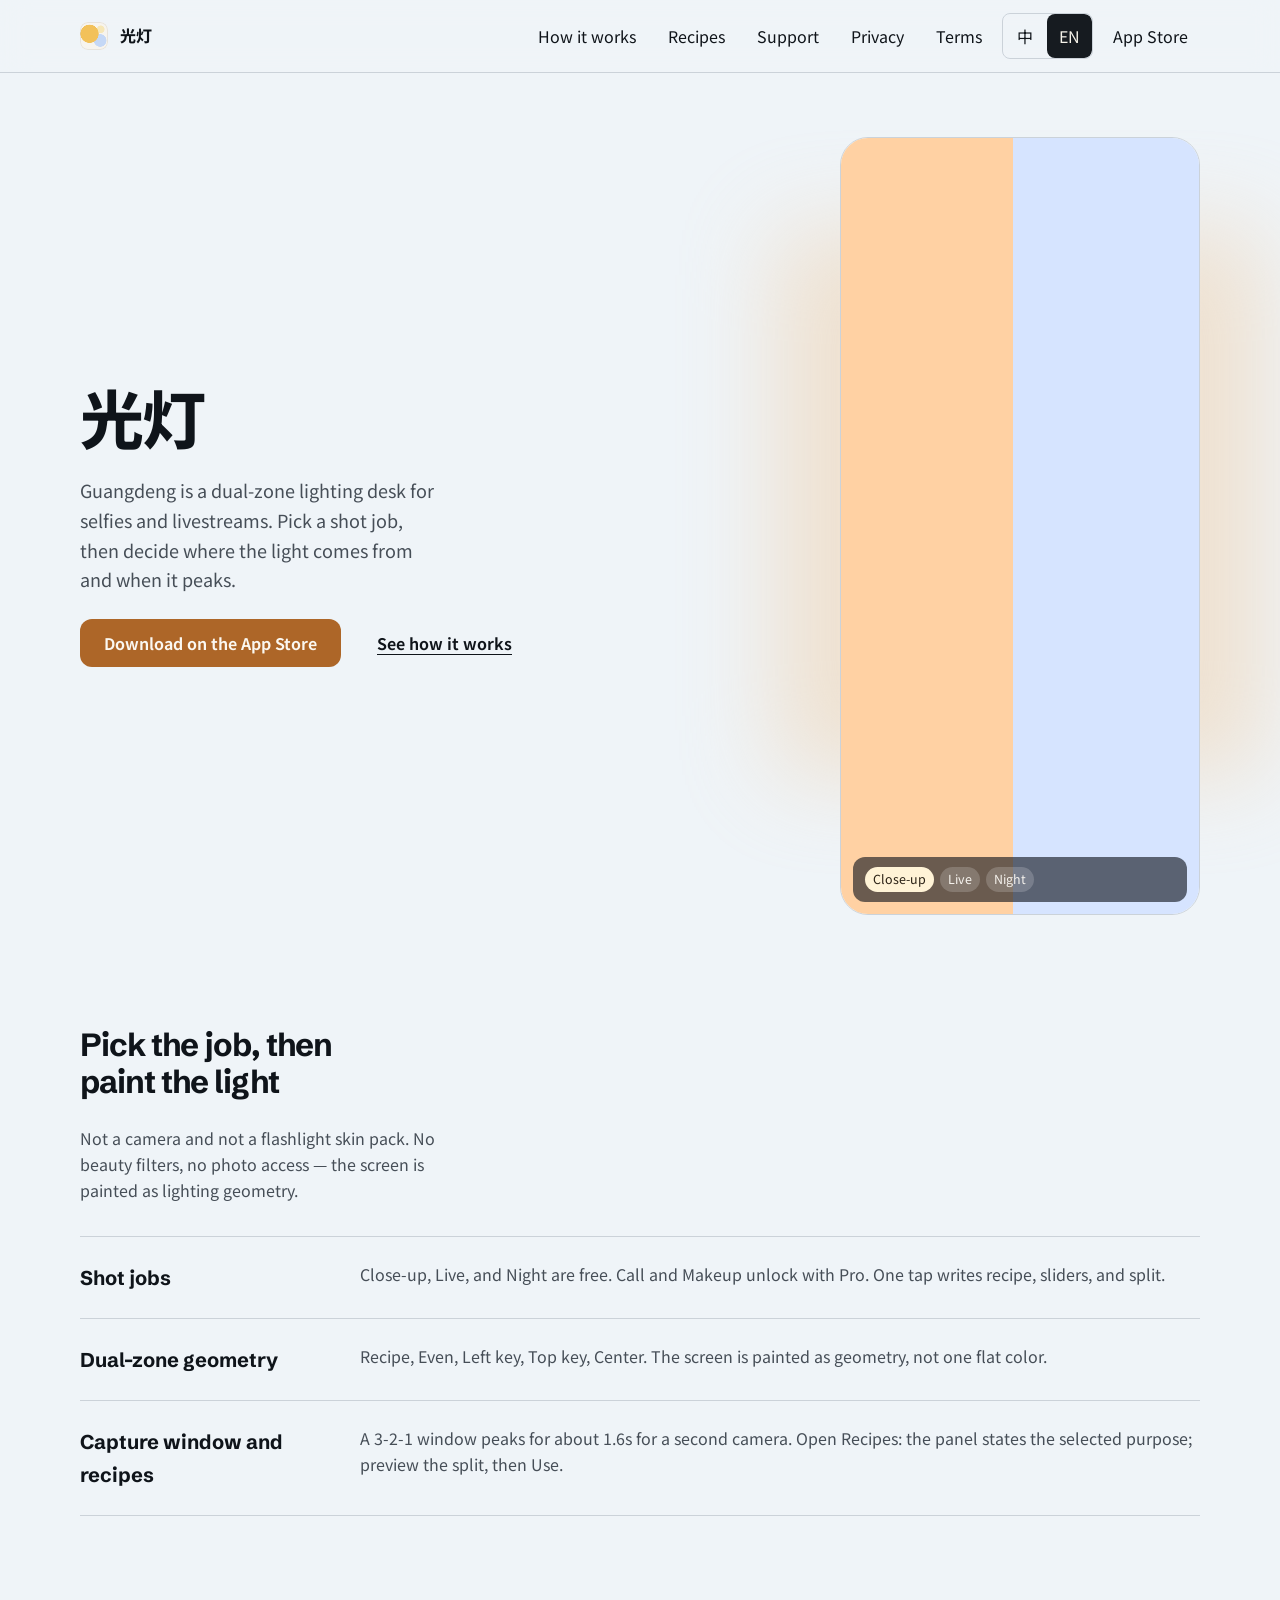
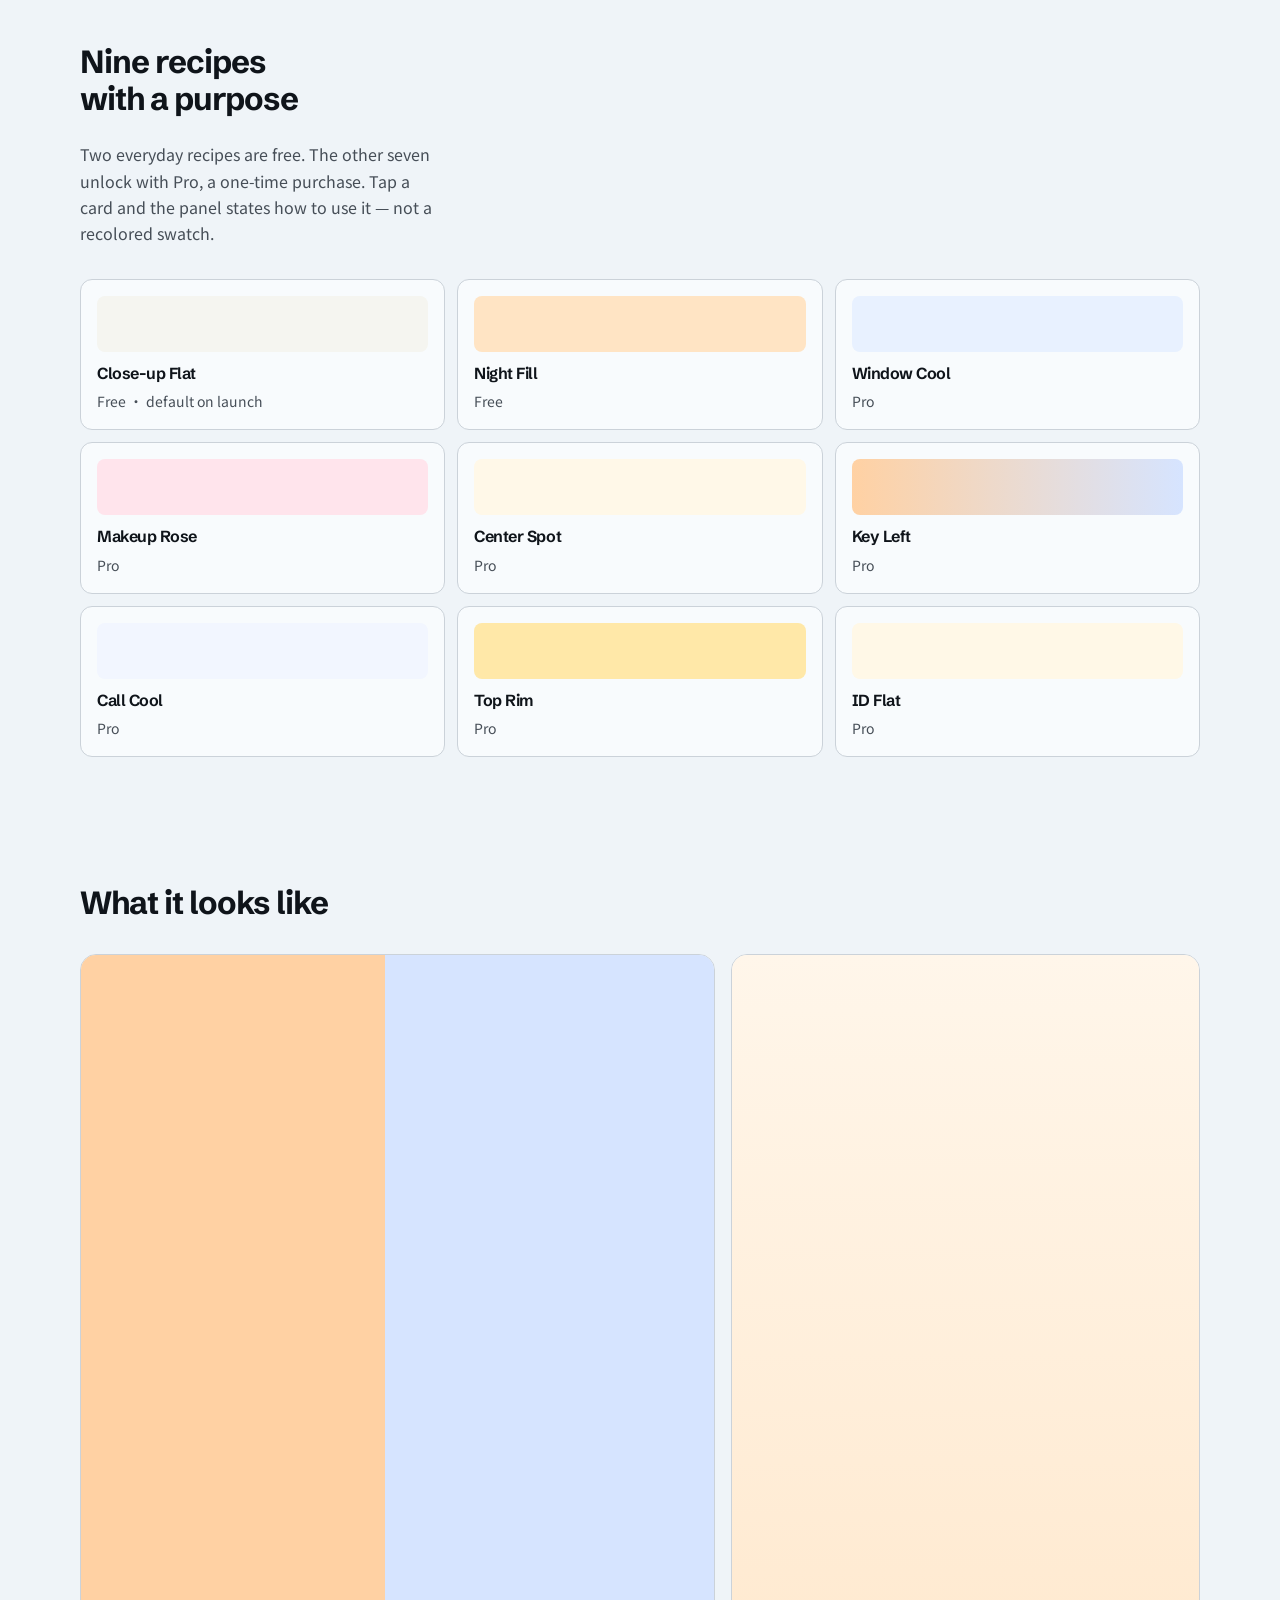
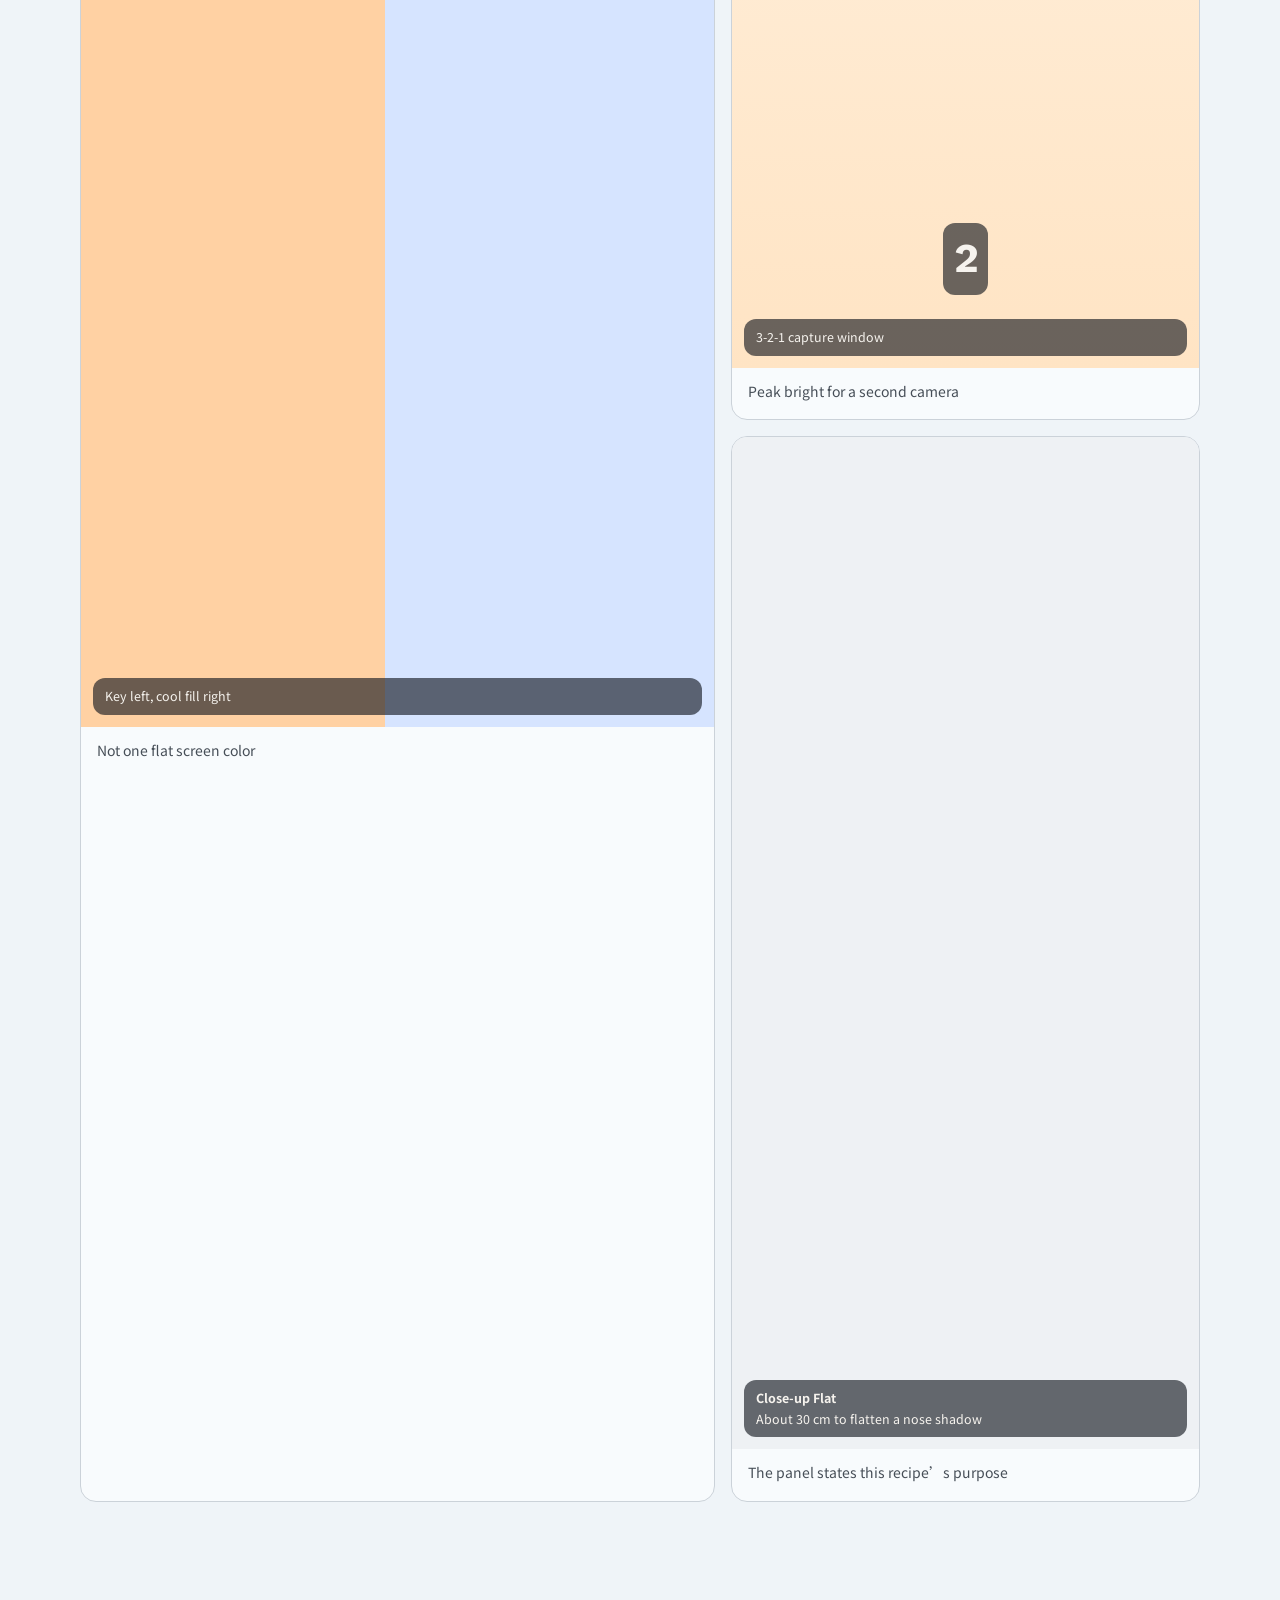
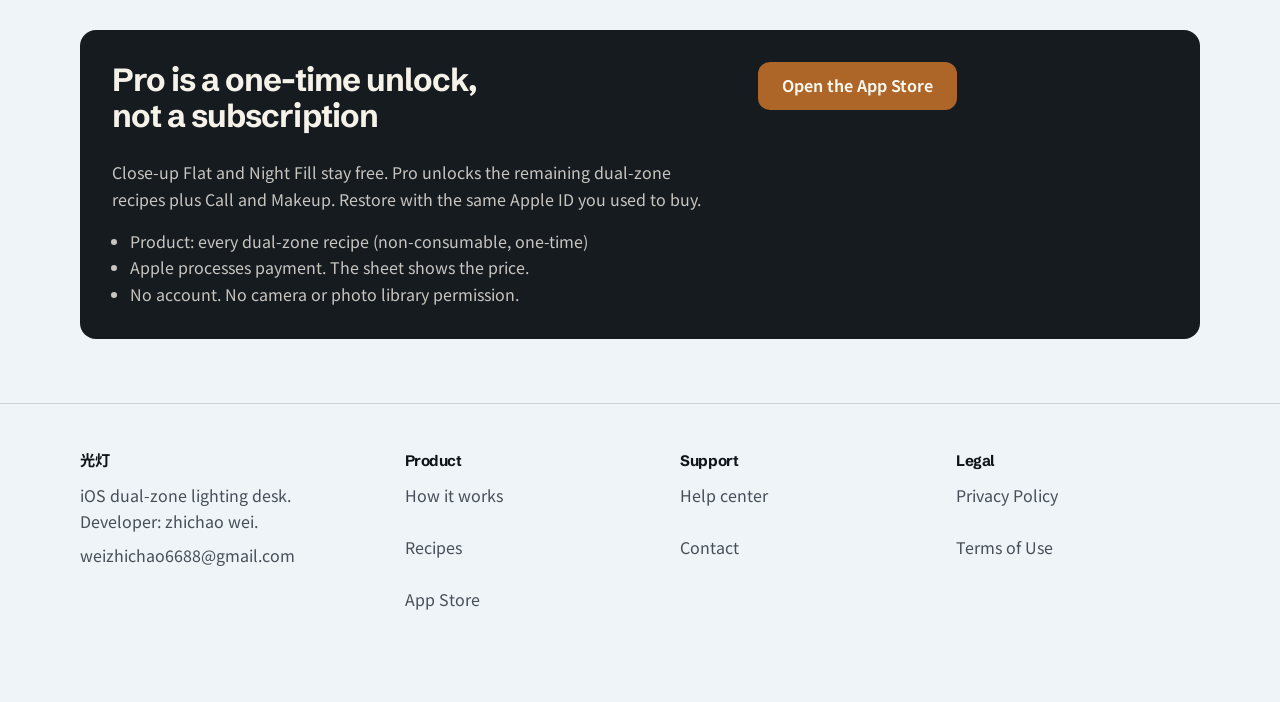
<file: index.html>
<!DOCTYPE html>
<html lang="zh-Hans"
  data-title-zh="光灯：分区分光工作台"
  data-title-en="Guangdeng: dual-zone lighting desk"
  data-desc-zh="光灯是自拍和直播用的分区分光工作台，不是手电筒色块包。按工况铺光，可切左主右辅与抓拍窗。基础免费，Pro 一次买断。不收集个人数据。"
  data-desc-en="Guangdeng is a dual-zone lighting desk for selfies and livestreams, not a flashlight skin pack. Shot jobs, split lighting, and a capture window. Core lighting is free; Pro is a one-time unlock. We do not collect personal data.">
<head>
  <meta charset="utf-8"/>
  <meta name="viewport" content="width=device-width, initial-scale=1"/>
  <title>光灯：分区分光工作台</title>
  <meta name="description" content="光灯是自拍和直播用的分区分光工作台。按工况铺光，可切左主右辅与抓拍窗。基础免费，Pro 一次买断。不收集个人数据。"/>
  <meta name="theme-color" content="#eef1f4"/>
  <meta name="apple-itunes-app" content="app-id=6811735744"/>
  <link rel="canonical" href="https://weizhichao1027-collab.github.io/jiguang-site/"/>
  <link rel="alternate" hreflang="zh-Hans" href="https://weizhichao1027-collab.github.io/jiguang-site/"/>
  <link rel="alternate" hreflang="en" href="https://weizhichao1027-collab.github.io/jiguang-site/?lang=en"/>
  <link rel="alternate" hreflang="x-default" href="https://weizhichao1027-collab.github.io/jiguang-site/"/>
  <meta property="og:type" content="website"/>
  <meta property="og:title" content="光灯：分区分光工作台"/>
  <meta property="og:description" content="拍摄工况、分区分光、3-2-1 抓拍窗。不是手电筒色块包。不需要相机。"/>
  <meta property="og:url" content="https://weizhichao1027-collab.github.io/jiguang-site/"/>
  <meta property="og:image" content="https://weizhichao1027-collab.github.io/jiguang-site/favicon.svg"/>
  <meta name="twitter:card" content="summary_large_image"/>
  <link rel="icon" href="favicon.svg" type="image/svg+xml"/>
  <link rel="preconnect" href="https://fonts.googleapis.com"/>
  <link rel="preconnect" href="https://fonts.gstatic.com" crossorigin/>
  <link href="https://fonts.googleapis.com/css2?family=Noto+Sans+SC:wght@400;500;600;700&family=Schibsted+Grotesk:wght@500;600;700;800&display=swap" rel="stylesheet"/>
  <style>
    html:not([lang="en"]) [data-lang="en"] { display: none !important; }
    html[lang="en"] [data-lang="zh"] { display: none !important; }
  </style>
  <link rel="stylesheet" href="styles.css?v=20260916b"/>
  <script type="application/ld+json">
  {
    "@context": "https://schema.org",
    "@type": "MobileApplication",
    "name": "光灯",
    "alternateName": "Guangdeng",
    "operatingSystem": "iOS 17",
    "applicationCategory": "PhotographyApplication",
    "offers": { "@type": "Offer", "price": "0", "priceCurrency": "CNY" },
    "downloadUrl": "https://apps.apple.com/app/id6811735744",
    "author": { "@type": "Person", "name": "zhichao wei" }
  }
  </script>
</head>
<body>
<a class="skip" href="#main"><span data-lang="zh">跳到正文</span><span data-lang="en">Skip to content</span></a>
<header class="site-header">
  <div class="wrap header-inner">
    <a class="brand" href="index.html" aria-current="page">
      <span class="brand-mark" aria-hidden="true"></span>
      <span translate="no">光灯</span>
    </a>
    <nav class="nav" data-nav data-open="false" aria-label="Primary">
      <button class="nav-toggle" type="button" data-nav-toggle aria-expanded="false" aria-controls="site-nav">
        <span data-lang="zh">菜单</span><span data-lang="en">Menu</span>
      </button>
      <div class="nav-links" id="site-nav">
        <a href="#how"><span data-lang="zh">怎么用</span><span data-lang="en">How it works</span></a>
        <a href="#themes"><span data-lang="zh">光位</span><span data-lang="en">Recipes</span></a>
        <a href="support.html"><span data-lang="zh">技术支持</span><span data-lang="en">Support</span></a>
        <a href="privacy.html"><span data-lang="zh">隐私政策</span><span data-lang="en">Privacy</span></a>
        <a href="terms.html"><span data-lang="zh">用户协议</span><span data-lang="en">Terms</span></a>
      </div>
      <div class="lang-switch" role="group" aria-label="Language">
        <button type="button" data-lang-switch="zh-Hans" aria-pressed="true">中</button>
        <button type="button" data-lang-switch="en" aria-pressed="false">EN</button>
      </div>
      <a class="btn header-cta" href="https://apps.apple.com/app/id6811735744">App Store</a>
    </nav>
  </div>
</header>

<main id="main">
  <section class="wrap hero">
    <div class="hero-copy">
      <h1 translate="no">光灯</h1>
      <p data-lang="zh">自拍和直播用的分区分光工作台。先选工况，再决定光从哪一侧来、什么时候到峰值。</p>
      <p data-lang="en">Guangdeng is a dual-zone lighting desk for selfies and livestreams. Pick a shot job, then decide where the light comes from and when it peaks.</p>
      <div class="hero-actions">
        <a class="btn btn-accent" href="https://apps.apple.com/app/id6811735744">
          <span data-lang="zh">在 App Store 下载</span>
          <span data-lang="en">Download on the App Store</span>
        </a>
        <a class="btn btn-text" href="#how">
          <span data-lang="zh">先看怎么用</span>
          <span data-lang="en">See how it works</span>
        </a>
      </div>
    </div>
    <div class="hero-slab">
      <div class="phone" role="img" aria-label="Guangdeng dual-zone lighting desk: warm key left, cool fill right">
        <div class="desk-mock" aria-hidden="true">
          <div class="desk-chrome">
            <div class="desk-chip-row">
              <span class="desk-chip on"><span data-lang="zh">近拍</span><span data-lang="en">Close-up</span></span>
              <span class="desk-chip"><span data-lang="zh">直播</span><span data-lang="en">Live</span></span>
              <span class="desk-chip"><span data-lang="zh">夜景</span><span data-lang="en">Night</span></span>
            </div>
          </div>
        </div>
      </div>
    </div>
  </section>

  <section class="wrap section" id="how">
    <div class="section-head">
      <h2 data-lang="zh">先选工况，再铺光</h2>
      <h2 data-lang="en">Pick the job, then paint the light</h2>
      <p data-lang="zh">光灯不是相机，也不是手电筒色块包。不美颜、不读相册，只用屏幕按几何铺光。</p>
      <p data-lang="en">Not a camera and not a flashlight skin pack. No beauty filters, no photo access — the screen is painted as lighting geometry.</p>
    </div>
    <div class="steps">
      <article class="step">
        <strong data-lang="zh">拍摄工况</strong>
        <strong data-lang="en">Shot jobs</strong>
        <p data-lang="zh">近拍、直播、夜景免费；通话和妆面随 Pro 光位解锁。一键套上配方、色温和分光。</p>
        <p data-lang="en">Close-up, Live, and Night are free. Call and Makeup unlock with Pro. One tap writes recipe, sliders, and split.</p>
      </article>
      <article class="step">
        <strong data-lang="zh">分区分光</strong>
        <strong data-lang="en">Dual-zone geometry</strong>
        <p data-lang="zh">配方、均光、左主、顶主、中心。屏幕按几何铺光，不是整屏同一颜色。</p>
        <p data-lang="en">Recipe, Even, Left key, Top key, Center. The screen is painted as geometry, not one flat color.</p>
      </article>
      <article class="step">
        <strong data-lang="zh">抓拍窗与光位</strong>
        <strong data-lang="en">Capture window and recipes</strong>
        <p data-lang="zh">3-2-1 后给约 1.6 秒峰值亮，方便另一只相机拍。打开光位后面板会写清当前配方用途，预览分光后再「使用」。</p>
        <p data-lang="en">A 3-2-1 window peaks for about 1.6s for a second camera. Open Recipes: the panel states the selected purpose; preview the split, then Use.</p>
      </article>
    </div>
  </section>

  <section class="wrap section" id="themes">
    <div class="section-head">
      <h2 data-lang="zh">九个带用途的光位</h2>
      <h2 data-lang="en">Nine recipes with a purpose</h2>
      <p data-lang="zh">免费两款日常光位；其余七款由 Pro 一次买断解锁，不是订阅。点开卡片，面板会写清当前怎么用，不是换皮色块。</p>
      <p data-lang="en">Two everyday recipes are free. The other seven unlock with Pro, a one-time purchase. Tap a card and the panel states how to use it — not a recolored swatch.</p>
    </div>
    <div class="theme-rail">
      <article class="theme-chip">
        <div class="swatch" style="background:#F5F5F0"></div>
        <h3 data-lang="zh">近拍平光</h3>
        <h3 data-lang="en">Close-up Flat</h3>
        <p data-lang="zh">免费 · 冷启动默认</p>
        <p data-lang="en">Free · default on launch</p>
      </article>
      <article class="theme-chip">
        <div class="swatch" style="background:#FFE4C4"></div>
        <h3 data-lang="zh">夜景辅光</h3>
        <h3 data-lang="en">Night Fill</h3>
        <p data-lang="zh">免费</p>
        <p data-lang="en">Free</p>
      </article>
      <article class="theme-chip">
        <div class="swatch" style="background:#E8F1FF"></div>
        <h3 data-lang="zh">窗边冷辅</h3>
        <h3 data-lang="en">Window Cool</h3>
        <p>Pro</p>
      </article>
      <article class="theme-chip">
        <div class="swatch" style="background:#FFE4EC"></div>
        <h3 data-lang="zh">妆面柔粉</h3>
        <h3 data-lang="en">Makeup Rose</h3>
        <p>Pro</p>
      </article>
      <article class="theme-chip">
        <div class="swatch" style="background:#FFF8E8"></div>
        <h3 data-lang="zh">中心追光</h3>
        <h3 data-lang="en">Center Spot</h3>
        <p>Pro</p>
      </article>
      <article class="theme-chip">
        <div class="swatch" style="background:linear-gradient(90deg,#FFD1A3,#D6E4FF)"></div>
        <h3 data-lang="zh">左主右辅</h3>
        <h3 data-lang="en">Key Left</h3>
        <p>Pro</p>
      </article>
      <article class="theme-chip">
        <div class="swatch" style="background:#F2F6FF"></div>
        <h3 data-lang="zh">通话冷白</h3>
        <h3 data-lang="en">Call Cool</h3>
        <p>Pro</p>
      </article>
      <article class="theme-chip">
        <div class="swatch" style="background:#FFE8A8"></div>
        <h3 data-lang="zh">顶光轮廓</h3>
        <h3 data-lang="en">Top Rim</h3>
        <p>Pro</p>
      </article>
      <article class="theme-chip">
        <div class="swatch" style="background:#FFF8E7"></div>
        <h3 data-lang="zh">证件平光</h3>
        <h3 data-lang="en">ID Flat</h3>
        <p>Pro</p>
      </article>
    </div>
  </section>

  <section class="wrap section" id="preview">
    <div class="section-head">
      <h2 data-lang="zh">看看长什么样</h2>
      <h2 data-lang="en">What it looks like</h2>
    </div>
    <div class="shots">
      <figure class="shot">
        <div class="desk-mock" aria-hidden="true">
          <div class="desk-chrome">
            <span data-lang="zh">左主右辅 · 分光</span>
            <span data-lang="en">Key left, cool fill right</span>
          </div>
        </div>
        <figcaption>
          <span data-lang="zh">不是整屏同一颜色</span>
          <span data-lang="en">Not one flat screen color</span>
        </figcaption>
      </figure>
      <figure class="shot">
        <div class="desk-mock desk-capture" aria-hidden="true">
          <div class="desk-count">2</div>
          <div class="desk-chrome">
            <span data-lang="zh">3-2-1 抓拍窗</span>
            <span data-lang="en">3-2-1 capture window</span>
          </div>
        </div>
        <figcaption>
          <span data-lang="zh">给另一只相机一个峰值亮</span>
          <span data-lang="en">Peak bright for a second camera</span>
        </figcaption>
      </figure>
      <figure class="shot">
        <div class="desk-mock desk-recipe" aria-hidden="true">
          <div class="desk-card">
            <strong data-lang="zh">近拍平光</strong>
            <strong data-lang="en">Close-up Flat</strong>
            <span data-lang="zh">约 30 cm，压住鼻侧阴影</span>
            <span data-lang="en">About 30 cm to flatten a nose shadow</span>
          </div>
        </div>
        <figcaption>
          <span data-lang="zh">面板写清当前怎么用</span>
          <span data-lang="en">The panel states this recipe’s purpose</span>
        </figcaption>
      </figure>
    </div>
  </section>

  <section class="wrap section">
    <div class="pro-band">
      <div>
        <h2 data-lang="zh">Pro 一次买断，不是订阅</h2>
        <h2 data-lang="en">Pro is a one-time unlock, not a subscription</h2>
        <p data-lang="zh">近拍平光、夜景辅光免费。Pro 一次买断其余分区光位，以及通话 / 妆面工况；用购买时的同一个 Apple ID 即可恢复购买。</p>
        <p data-lang="en">Close-up Flat and Night Fill stay free. Pro unlocks the remaining dual-zone recipes plus Call and Makeup. Restore with the same Apple ID you used to buy.</p>
        <ul>
          <li data-lang="zh">商品：全部分区光位（非消耗型，一次买断）</li>
          <li data-lang="en">Product: every dual-zone recipe (non-consumable, one-time)</li>
          <li data-lang="zh">付款由 Apple 处理，价格以购买框为准</li>
          <li data-lang="en">Apple processes payment. The sheet shows the price.</li>
          <li data-lang="zh">无需注册账号，也无需相机或相册权限</li>
          <li data-lang="en">No account. No camera or photo library permission.</li>
        </ul>
      </div>
      <div>
        <a class="btn btn-accent" href="https://apps.apple.com/app/id6811735744">
          <span data-lang="zh">前往 App Store</span>
          <span data-lang="en">Open the App Store</span>
        </a>
      </div>
    </div>
  </section>
</main>

<footer class="site-footer">
  <div class="wrap footer-grid">
    <div>
      <h2 translate="no">光灯</h2>
      <p data-lang="zh">iOS 分区分光工作台。开发者：zhichao wei。</p>
      <p data-lang="en">iOS dual-zone lighting desk. Developer: zhichao wei.</p>
      <a href="mailto:weizhichao6688@gmail.com">weizhichao6688@gmail.com</a>
    </div>
    <div>
      <h2 data-lang="zh">产品</h2>
      <h2 data-lang="en">Product</h2>
      <a href="index.html#how"><span data-lang="zh">怎么用</span><span data-lang="en">How it works</span></a>
      <a href="index.html#themes"><span data-lang="zh">光位</span><span data-lang="en">Recipes</span></a>
      <a href="https://apps.apple.com/app/id6811735744">App Store</a>
    </div>
    <div>
      <h2 data-lang="zh">支持</h2>
      <h2 data-lang="en">Support</h2>
      <a href="support.html"><span data-lang="zh">帮助中心</span><span data-lang="en">Help center</span></a>
      <a href="support.html#contact"><span data-lang="zh">联系我们</span><span data-lang="en">Contact</span></a>
    </div>
    <div>
      <h2 data-lang="zh">法务</h2>
      <h2 data-lang="en">Legal</h2>
      <a href="privacy.html"><span data-lang="zh">隐私政策</span><span data-lang="en">Privacy Policy</span></a>
      <a href="terms.html"><span data-lang="zh">用户协议</span><span data-lang="en">Terms of Use</span></a>
    </div>
  </div>
</footer>
<script src="site.js?v=20260916b" defer></script>
</body>
</html>
</file>
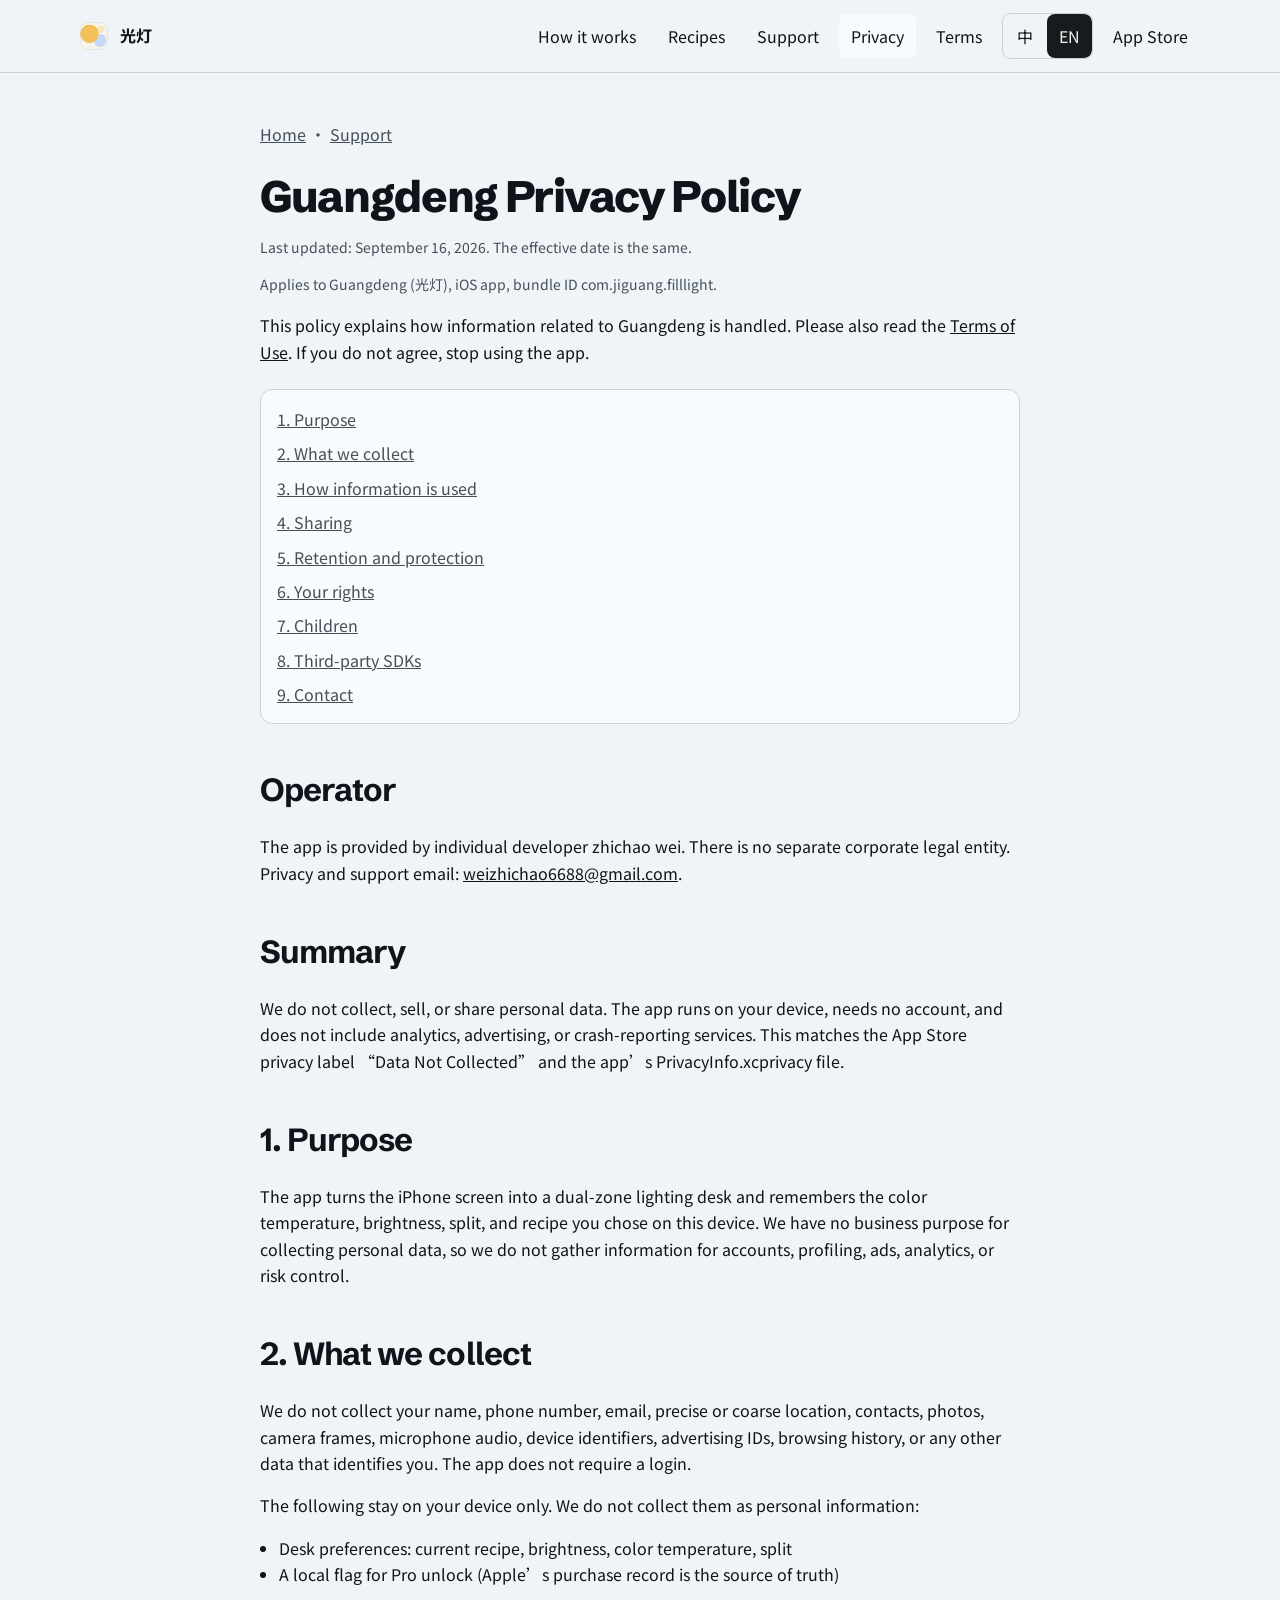
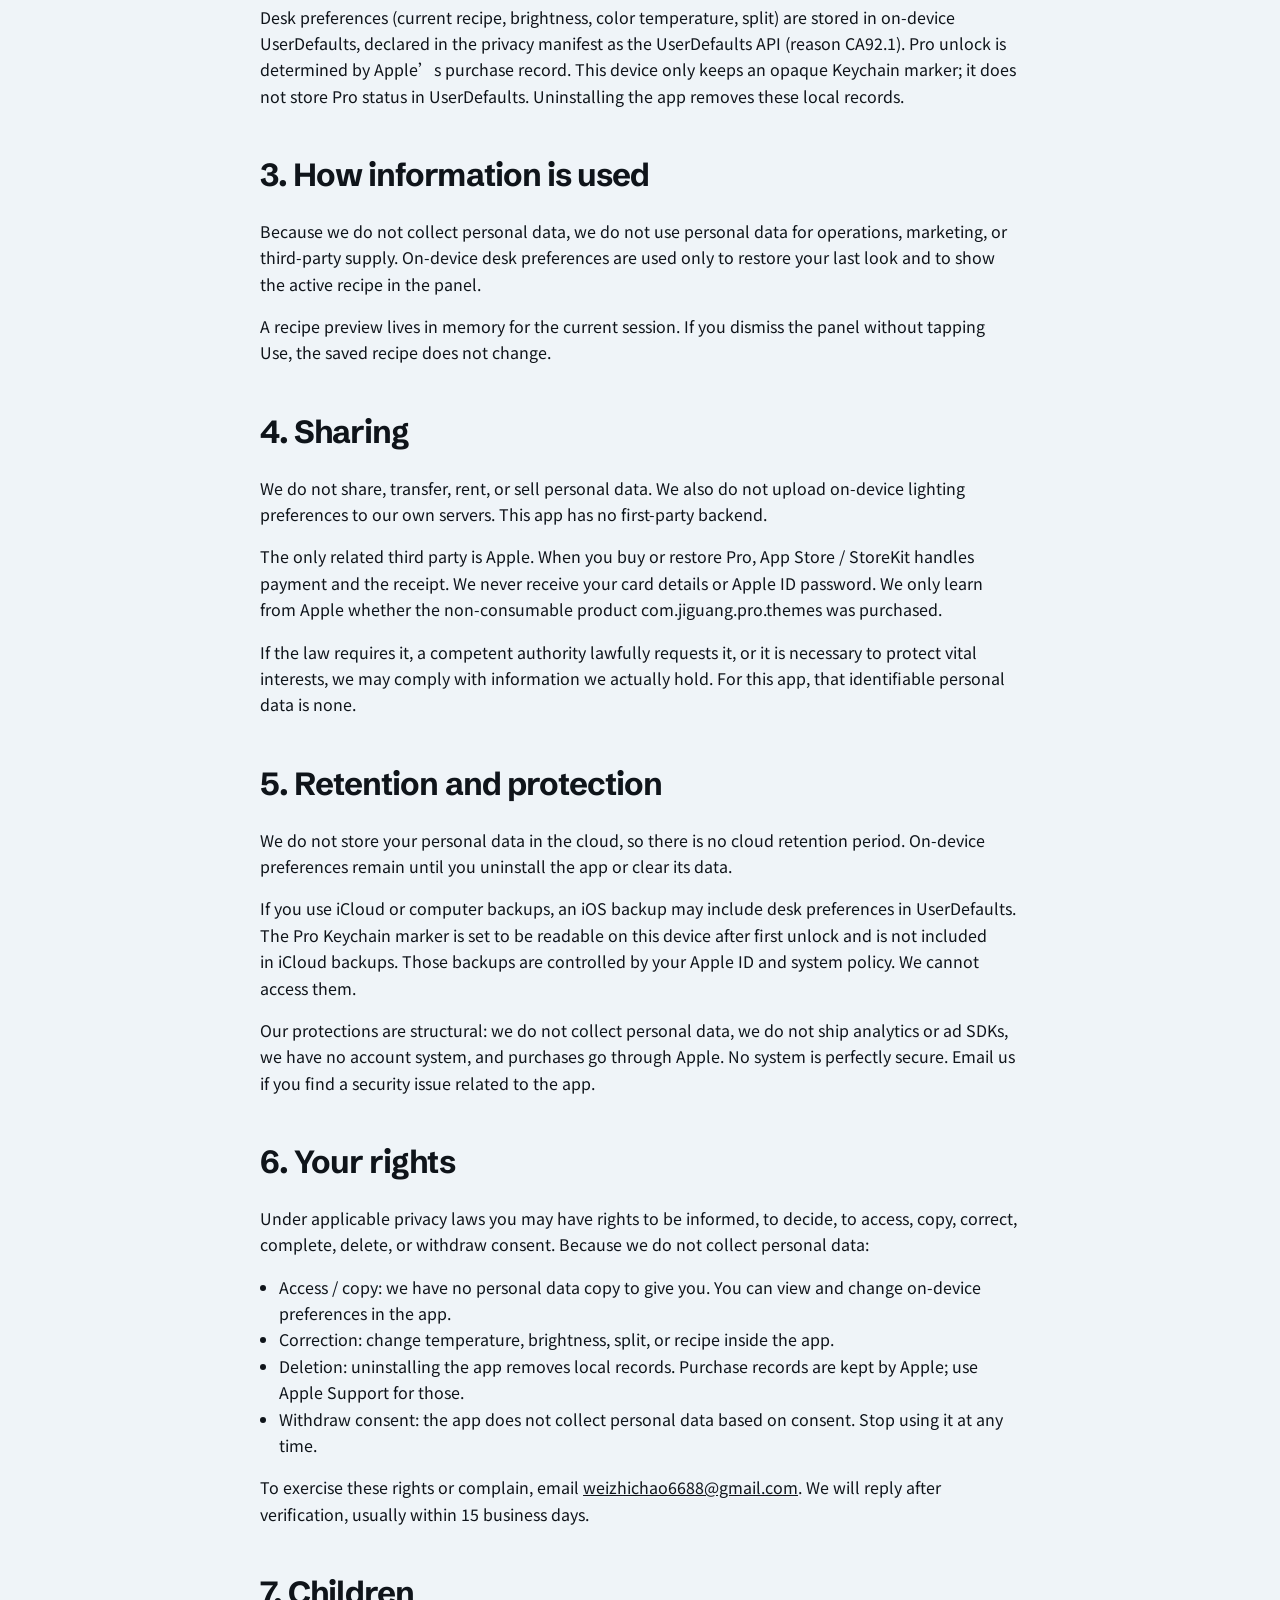
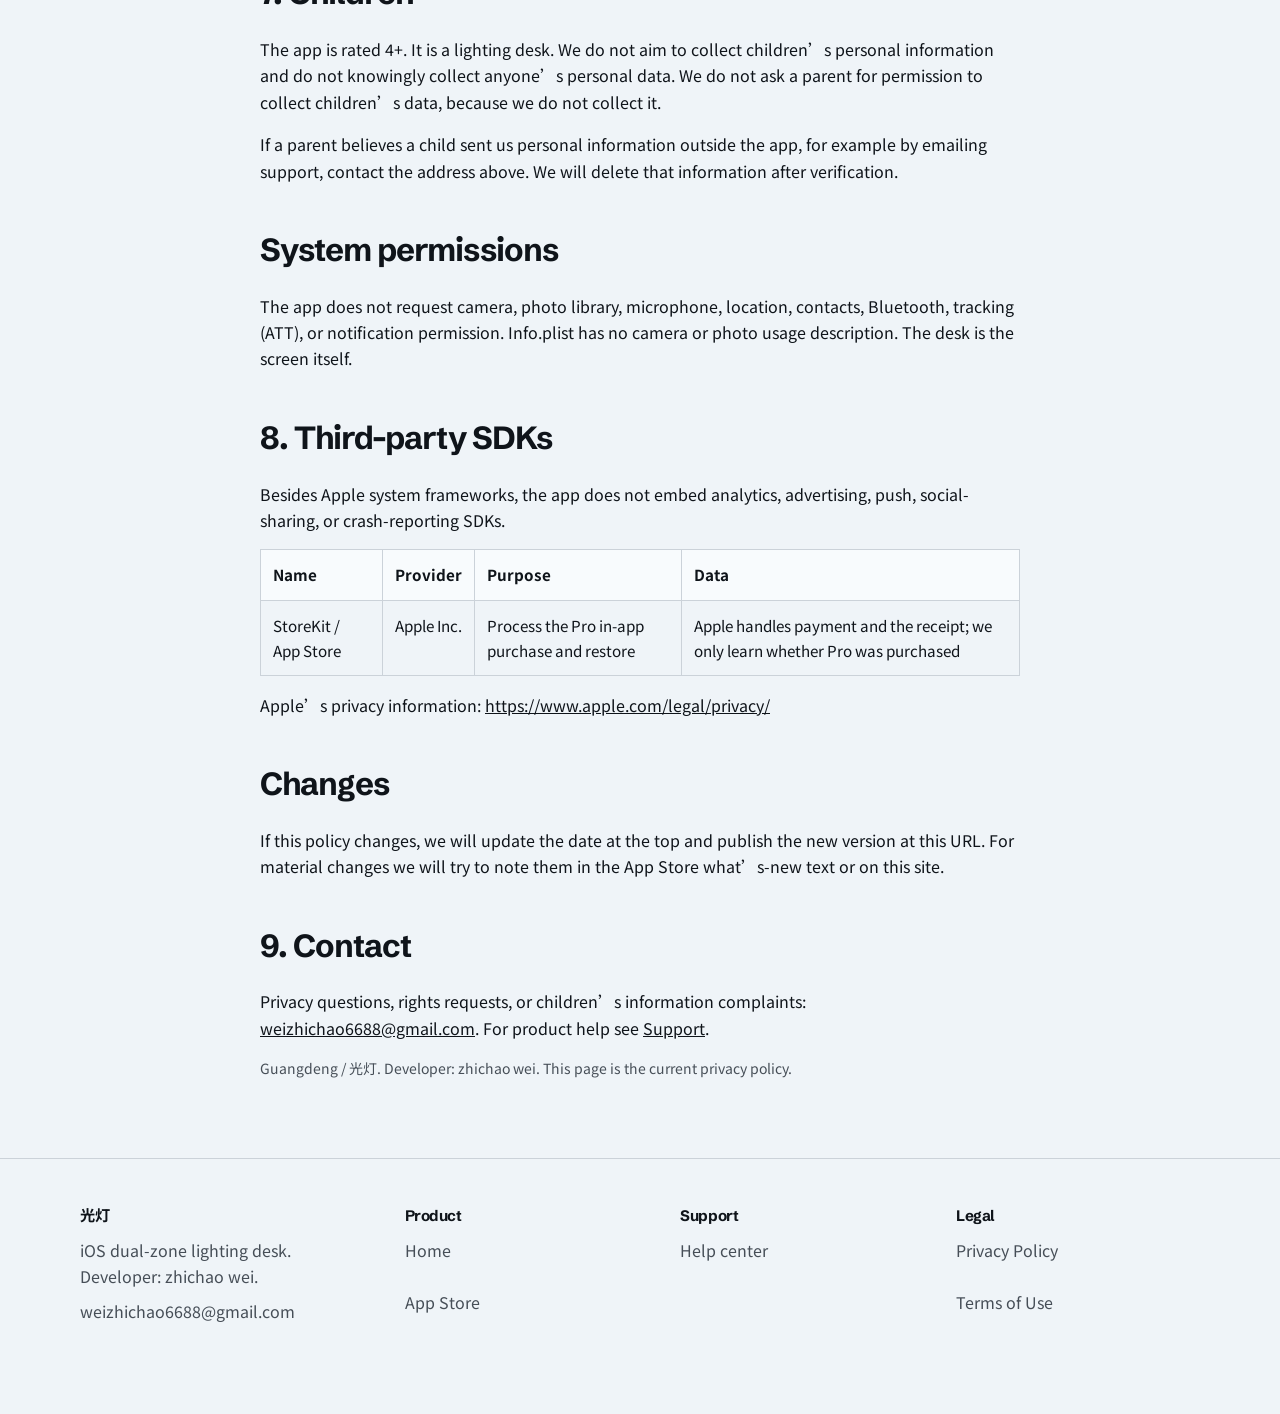
<file: privacy.html>
<!DOCTYPE html>
<html lang="zh-Hans"
  data-title-zh="光灯隐私政策"
  data-title-en="Guangdeng Privacy Policy"
  data-desc-zh="光灯不收集、不出售、不共享个人数据。本文说明收集目的、本地保存、第三方 SDK、用户权利、儿童信息与联系方式。"
  data-desc-en="Guangdeng does not collect, sell, or share personal data. This page explains purpose, on-device storage, third-party SDKs, your rights, children, and how to contact us.">
<head>
  <meta charset="utf-8"/>
  <meta name="viewport" content="width=device-width, initial-scale=1"/>
  <title>光灯隐私政策</title>
  <meta name="description" content="光灯不收集、不出售、不共享个人数据。本文说明收集目的、本地保存、第三方 SDK、用户权利、儿童信息与联系方式。"/>
  <meta name="theme-color" content="#eef1f4"/>
  <link rel="canonical" href="https://weizhichao1027-collab.github.io/jiguang-site/privacy.html"/>
  <link rel="alternate" hreflang="zh-Hans" href="https://weizhichao1027-collab.github.io/jiguang-site/privacy.html"/>
  <link rel="alternate" hreflang="en" href="https://weizhichao1027-collab.github.io/jiguang-site/privacy.html?lang=en"/>
  <meta property="og:title" content="光灯隐私政策"/>
  <meta property="og:description" content="光灯不收集个人数据。工况、分光与光位仅保存在你的设备上。"/>
  <meta property="og:url" content="https://weizhichao1027-collab.github.io/jiguang-site/privacy.html"/>
  <meta property="og:image" content="https://weizhichao1027-collab.github.io/jiguang-site/favicon.svg"/>
  <link rel="icon" href="favicon.svg" type="image/svg+xml"/>
  <link rel="preconnect" href="https://fonts.googleapis.com"/>
  <link rel="preconnect" href="https://fonts.gstatic.com" crossorigin/>
  <link href="https://fonts.googleapis.com/css2?family=Noto+Sans+SC:wght@400;500;600;700&family=Schibsted+Grotesk:wght@500;600;700;800&display=swap" rel="stylesheet"/>
  <style>
    html:not([lang="en"]) [data-lang="en"] { display: none !important; }
    html[lang="en"] [data-lang="zh"] { display: none !important; }
  </style>
  <link rel="stylesheet" href="styles.css?v=20260916b"/>
</head>
<body>
<a class="skip" href="#main"><span data-lang="zh">跳到正文</span><span data-lang="en">Skip to content</span></a>
<header class="site-header">
  <div class="wrap header-inner">
    <a class="brand" href="index.html">
      <span class="brand-mark" aria-hidden="true"></span>
      <span translate="no">光灯</span>
    </a>
    <nav class="nav" data-nav data-open="false" aria-label="Primary">
      <button class="nav-toggle" type="button" data-nav-toggle aria-expanded="false" aria-controls="site-nav">
        <span data-lang="zh">菜单</span><span data-lang="en">Menu</span>
      </button>
      <div class="nav-links" id="site-nav">
        <a href="index.html#how"><span data-lang="zh">怎么用</span><span data-lang="en">How it works</span></a>
        <a href="index.html#themes"><span data-lang="zh">光位</span><span data-lang="en">Recipes</span></a>
        <a href="support.html"><span data-lang="zh">技术支持</span><span data-lang="en">Support</span></a>
        <a href="privacy.html" aria-current="page"><span data-lang="zh">隐私政策</span><span data-lang="en">Privacy</span></a>
        <a href="terms.html"><span data-lang="zh">用户协议</span><span data-lang="en">Terms</span></a>
      </div>
      <div class="lang-switch" role="group" aria-label="Language">
        <button type="button" data-lang-switch="zh-Hans" aria-pressed="true">中</button>
        <button type="button" data-lang-switch="en" aria-pressed="false">EN</button>
      </div>
      <a class="btn header-cta" href="https://apps.apple.com/app/id6811735744">App Store</a>
    </nav>
  </div>
</header>

<main id="main" class="wrap legal">
  <nav>
    <a href="index.html"><span data-lang="zh">光灯</span><span data-lang="en">Home</span></a>
    ·
    <a href="support.html"><span data-lang="zh">技术支持</span><span data-lang="en">Support</span></a>
  </nav>

  <h1 data-lang="zh">光灯隐私政策</h1>
  <h1 data-lang="en">Guangdeng Privacy Policy</h1>
  <p class="meta" data-lang="zh">最后更新：2026年9月16日。生效日期与更新日期相同。</p>
  <p class="meta" data-lang="en">Last updated: September 16, 2026. The effective date is the same.</p>
  <p class="meta" data-lang="zh">适用产品：光灯（英文名 Guangdeng），iOS App，Bundle ID <span translate="no">com.jiguang.filllight</span>。</p>
  <p class="meta" data-lang="en">Applies to Guangdeng (光灯), iOS app, bundle ID <span translate="no">com.jiguang.filllight</span>.</p>

  <p data-lang="zh">本政策说明我们如何处理与光灯有关的信息。请同时阅读<a href="terms.html">用户协议</a>。若你不同意本政策，请停止使用本 App。</p>
  <p data-lang="en">This policy explains how information related to Guangdeng is handled. Please also read the <a href="terms.html">Terms of Use</a>. If you do not agree, stop using the app.</p>

  <div class="toc" aria-label="Contents">
    <a href="#purpose" data-lang="zh">1. 收集目的</a>
    <a href="#purpose" data-lang="en">1. Purpose</a>
    <a href="#items" data-lang="zh">2. 收集项</a>
    <a href="#items" data-lang="en">2. What we collect</a>
    <a href="#use" data-lang="zh">3. 使用方式</a>
    <a href="#use" data-lang="en">3. How information is used</a>
    <a href="#share" data-lang="zh">4. 共享与披露</a>
    <a href="#share" data-lang="en">4. Sharing</a>
    <a href="#keep" data-lang="zh">5. 保存与保护</a>
    <a href="#keep" data-lang="en">5. Retention and protection</a>
    <a href="#rights" data-lang="zh">6. 用户权利</a>
    <a href="#rights" data-lang="en">6. Your rights</a>
    <a href="#children" data-lang="zh">7. 儿童个人信息</a>
    <a href="#children" data-lang="en">7. Children</a>
    <a href="#sdk" data-lang="zh">8. 第三方 SDK</a>
    <a href="#sdk" data-lang="en">8. Third-party SDKs</a>
    <a href="#contact" data-lang="zh">9. 联系方式</a>
    <a href="#contact" data-lang="en">9. Contact</a>
  </div>

  <h2 id="operator"><span data-lang="zh">运营者</span><span data-lang="en">Operator</span></h2>
  <p data-lang="zh">本 App 由个人开发者 zhichao wei 提供。我们未设立独立的公司法人实体。隐私与支持联络邮箱：<a href="mailto:weizhichao6688@gmail.com">weizhichao6688@gmail.com</a>。</p>
  <p data-lang="en">The app is provided by individual developer zhichao wei. There is no separate corporate legal entity. Privacy and support email: <a href="mailto:weizhichao6688@gmail.com">weizhichao6688@gmail.com</a>.</p>

  <h2 id="summary"><span data-lang="zh">摘要</span><span data-lang="en">Summary</span></h2>
  <p data-lang="zh">我们不收集、不出售、不共享个人数据。光灯在你的设备上运行，无需注册账号，也不接入分析、广告或崩溃上报服务。这与 App Store 隐私标签「不收集数据（Data Not Collected）」以及 App 内 <span translate="no">PrivacyInfo.xcprivacy</span> 的声明一致。</p>
  <p data-lang="en">We do not collect, sell, or share personal data. The app runs on your device, needs no account, and does not include analytics, advertising, or crash-reporting services. This matches the App Store privacy label “Data Not Collected” and the app’s PrivacyInfo.xcprivacy file.</p>

  <h2 id="purpose"><span data-lang="zh">1. 收集目的</span><span data-lang="en">1. Purpose</span></h2>
  <p data-lang="zh">光灯的功能是把 iPhone 屏幕当作分区分光工作台，并记住你在本机选择的色温、亮度、分光和光位。我们没有收集个人数据的业务目的，因此不会为注册、画像、广告、统计或风控而采集信息。</p>
  <p data-lang="en">The app turns the iPhone screen into a dual-zone lighting desk and remembers the color temperature, brightness, split, and recipe you chose on this device. We have no business purpose for collecting personal data, so we do not gather information for accounts, profiling, ads, analytics, or risk control.</p>

  <h2 id="items"><span data-lang="zh">2. 收集项</span><span data-lang="en">2. What we collect</span></h2>
  <p data-lang="zh">我们不收集姓名、手机号、邮箱、精确或粗略位置、通讯录、相册、相机画面、麦克风、设备标识符、广告标识、浏览记录或任何可用于识别你身份的数据。App 不要求登录。</p>
  <p data-lang="en">We do not collect your name, phone number, email, precise or coarse location, contacts, photos, camera frames, microphone audio, device identifiers, advertising IDs, browsing history, or any other data that identifies you. The app does not require a login.</p>
  <p data-lang="zh">仅保存在你设备上的内容（不属于我们收集的个人信息）：</p>
  <p data-lang="en">The following stay on your device only. We do not collect them as personal information:</p>
  <ul>
    <li data-lang="zh">工作台偏好：当前光位、亮度、色温、分光</li>
    <li data-lang="en">Desk preferences: current recipe, brightness, color temperature, split</li>
    <li data-lang="zh">是否已在本机记下 Pro 解锁状态（最终以 Apple 的购买凭证为准）</li>
    <li data-lang="en">A local flag for Pro unlock (Apple’s purchase record is the source of truth)</li>
  </ul>
  <p data-lang="zh">工作台偏好（当前光位、亮度、色温、分光）使用系统 UserDefaults 保存在本机，对应隐私清单中的 UserDefaults API（原因代码 CA92.1）。Pro 解锁以 Apple 的购买凭证为准；本机只在 Keychain 里保存一个不透明标记，不把 Pro 状态写进 UserDefaults。卸载 App 后，这些本地记录会被删除。</p>
  <p data-lang="en">Desk preferences (current recipe, brightness, color temperature, split) are stored in on-device UserDefaults, declared in the privacy manifest as the UserDefaults API (reason CA92.1). Pro unlock is determined by Apple’s purchase record. This device only keeps an opaque Keychain marker; it does not store Pro status in UserDefaults. Uninstalling the app removes these local records.</p>

  <h2 id="use"><span data-lang="zh">3. 使用方式</span><span data-lang="en">3. How information is used</span></h2>
  <p data-lang="zh">因为我们不收集个人数据，也就不存在将个人数据用于运营、营销或向第三方提供的情形。本机保存的工作台偏好只用于：下次打开时恢复你上次的光；以及在光位面板中显示当前正在使用的配方。</p>
  <p data-lang="en">Because we do not collect personal data, we do not use personal data for operations, marketing, or third-party supply. On-device desk preferences are used only to restore your last look and to show the active recipe in the panel.</p>
  <p data-lang="zh">预览光位只存在于当前会话的内存中。你没有点「使用」就关掉面板，不会改写已保存的光位。</p>
  <p data-lang="en">A recipe preview lives in memory for the current session. If you dismiss the panel without tapping Use, the saved recipe does not change.</p>

  <h2 id="share"><span data-lang="zh">4. 共享与披露</span><span data-lang="en">4. Sharing</span></h2>
  <p data-lang="zh">我们不向任何第三方共享、转让、出租或出售个人数据。我们也不把本机工作台偏好上传到自有服务器（本 App 无自建后台）。</p>
  <p data-lang="en">We do not share, transfer, rent, or sell personal data. We also do not upload on-device lighting preferences to our own servers. This app has no first-party backend.</p>
  <p data-lang="zh">唯一相关的第三方是 Apple。当你购买或恢复 Pro 时，付款与购买凭证由 App Store / StoreKit 处理。我们收不到银行卡或 Apple ID 密码，仅能从 Apple 获知非消耗型商品 <span translate="no">com.jiguang.pro.themes</span> 是否已购买。</p>
  <p data-lang="en">The only related third party is Apple. When you buy or restore Pro, App Store / StoreKit handles payment and the receipt. We never receive your card details or Apple ID password. We only learn from Apple whether the non-consumable product <span translate="no">com.jiguang.pro.themes</span> was purchased.</p>
  <p data-lang="zh">在法律要求、有权机关依法提出请求，或为保护用户与公众的重大合法权益所必需时，我们可能依法配合提供我们实际掌握的信息。就本 App 而言，我们实际掌握的可识别个人数据为空。</p>
  <p data-lang="en">If the law requires it, a competent authority lawfully requests it, or it is necessary to protect vital interests, we may comply with information we actually hold. For this app, that identifiable personal data is none.</p>

  <h2 id="keep"><span data-lang="zh">5. 保存与保护</span><span data-lang="en">5. Retention and protection</span></h2>
  <p data-lang="zh">我们不在云端保存你的个人数据，因此也没有云端保存期限。本机偏好保存在设备上，直到你卸载 App 或自行清除 App 数据。</p>
  <p data-lang="en">We do not store your personal data in the cloud, so there is no cloud retention period. On-device preferences remain until you uninstall the app or clear its data.</p>
  <p data-lang="zh">若你开启了 iCloud 或电脑备份，iOS 系统备份可能包含 UserDefaults 中的工作台偏好。Pro 的 Keychain 标记使用「首次解锁后仅本机可读」，不会随 iCloud 备份到其他设备。备份由你的 Apple ID 与系统策略管理，我们无法访问这些备份。</p>
  <p data-lang="en">If you use iCloud or computer backups, an iOS backup may include desk preferences in UserDefaults. The Pro Keychain marker is set to be readable on this device after first unlock and is not included in iCloud backups. Those backups are controlled by your Apple ID and system policy. We cannot access them.</p>
  <p data-lang="zh">我们采取的保护措施包括：不采集个人数据、不接入统计或广告 SDK、不自建账号系统、购买走 Apple 官方通道。没有任何系统能保证绝对安全；若你发现与本 App 有关的安全问题，请发邮件告知。</p>
  <p data-lang="en">Our protections are structural: we do not collect personal data, we do not ship analytics or ad SDKs, we have no account system, and purchases go through Apple. No system is perfectly secure. Email us if you find a security issue related to the app.</p>

  <h2 id="rights"><span data-lang="zh">6. 用户权利</span><span data-lang="en">6. Your rights</span></h2>
  <p data-lang="zh">在适用的个人信息保护法律下，你可能享有知情、决定、查阅、复制、更正、补充、删除、撤回同意等权利。由于我们不收集个人数据：</p>
  <p data-lang="en">Under applicable privacy laws you may have rights to be informed, to decide, to access, copy, correct, complete, delete, or withdraw consent. Because we do not collect personal data:</p>
  <ul>
    <li data-lang="zh">查阅 / 复制：我们没有可提供的个人数据副本。本机偏好可在 App 内直接查看和修改。</li>
    <li data-lang="en">Access / copy: we have no personal data copy to give you. You can view and change on-device preferences in the app.</li>
    <li data-lang="zh">更正 / 补充：请在 App 内重新调节色温、亮度、分光或光位。</li>
    <li data-lang="en">Correction: change temperature, brightness, split, or recipe inside the app.</li>
    <li data-lang="zh">删除：卸载光灯即可删除本机记录。购买记录由 Apple 保存，需通过 Apple 支持处理。</li>
    <li data-lang="en">Deletion: uninstalling the app removes local records. Purchase records are kept by Apple; use Apple Support for those.</li>
    <li data-lang="zh">撤回同意：本 App 不基于同意收集个人数据。停止使用即可。</li>
    <li data-lang="en">Withdraw consent: the app does not collect personal data based on consent. Stop using it at any time.</li>
  </ul>
  <p data-lang="zh">行使上述权利或提出投诉，请写邮件至 <a href="mailto:weizhichao6688@gmail.com">weizhichao6688@gmail.com</a>。我们会在核实后尽快回复，通常不超过 15 个工作日。</p>
  <p data-lang="en">To exercise these rights or complain, email <a href="mailto:weizhichao6688@gmail.com">weizhichao6688@gmail.com</a>. We will reply after verification, usually within 15 business days.</p>

  <h2 id="children"><span data-lang="zh">7. 儿童个人信息</span><span data-lang="en">7. Children</span></h2>
  <p data-lang="zh">本 App 的年龄分级为 4+，功能是分区分光工作台，不以收集儿童个人信息为目的，也不故意收集任何儿童的个人数据。我们不会请求监护人授权来收集儿童信息，因为我们不开展此类收集。</p>
  <p data-lang="en">The app is rated 4+. It is a lighting desk. We do not aim to collect children’s personal information and do not knowingly collect anyone’s personal data. We do not ask a parent for permission to collect children’s data, because we do not collect it.</p>
  <p data-lang="zh">如监护人认为儿童通过非本 App 渠道（例如给客服发邮件）向我们提供了个人信息，请联系上述邮箱，我们会在核实后删除邮件中的相关信息。</p>
  <p data-lang="en">If a parent believes a child sent us personal information outside the app, for example by emailing support, contact the address above. We will delete that information after verification.</p>

  <h2 id="permissions"><span data-lang="zh">系统权限</span><span data-lang="en">System permissions</span></h2>
  <p data-lang="zh">光灯不申请相机、相册、麦克风、定位、通讯录、蓝牙、追踪（ATT）或通知权限。<span translate="no">Info.plist</span> 中不含相机或相册的用途说明。工作台只使用屏幕发光。</p>
  <p data-lang="en">The app does not request camera, photo library, microphone, location, contacts, Bluetooth, tracking (ATT), or notification permission. Info.plist has no camera or photo usage description. The desk is the screen itself.</p>

  <h2 id="sdk"><span data-lang="zh">8. 第三方 SDK</span><span data-lang="en">8. Third-party SDKs</span></h2>
  <p data-lang="zh">除 Apple 系统能力外，光灯不嵌入统计分析、广告、推送、社交分享或崩溃上报 SDK。</p>
  <p data-lang="en">Besides Apple system frameworks, the app does not embed analytics, advertising, push, social-sharing, or crash-reporting SDKs.</p>
  <table data-lang="zh">
    <thead>
      <tr>
        <th>名称</th>
        <th>提供方</th>
        <th>目的</th>
        <th>数据</th>
      </tr>
    </thead>
    <tbody>
      <tr>
        <td><span translate="no">StoreKit / App Store</span></td>
        <td><span translate="no">Apple Inc.</span></td>
        <td>处理 Pro 内购与恢复购买</td>
        <td>由 Apple 处理付款与购买凭证；开发者仅获知是否已购买</td>
      </tr>
    </tbody>
  </table>
  <table data-lang="en">
    <thead>
      <tr>
        <th>Name</th>
        <th>Provider</th>
        <th>Purpose</th>
        <th>Data</th>
      </tr>
    </thead>
    <tbody>
      <tr>
        <td><span translate="no">StoreKit / App Store</span></td>
        <td><span translate="no">Apple Inc.</span></td>
        <td>Process the Pro in-app purchase and restore</td>
        <td>Apple handles payment and the receipt; we only learn whether Pro was purchased</td>
      </tr>
    </tbody>
  </table>
  <p data-lang="zh">Apple 的隐私说明：<a href="https://www.apple.com/legal/privacy/">https://www.apple.com/legal/privacy/</a></p>
  <p data-lang="en">Apple’s privacy information: <a href="https://www.apple.com/legal/privacy/">https://www.apple.com/legal/privacy/</a></p>

  <h2 id="changes"><span data-lang="zh">政策变更</span><span data-lang="en">Changes</span></h2>
  <p data-lang="zh">若本政策变更，我们会更新本页顶部的日期，并在本 URL 发布新版本。重大变更时，我们会尽量通过 App 更新说明或本网站提示你。</p>
  <p data-lang="en">If this policy changes, we will update the date at the top and publish the new version at this URL. For material changes we will try to note them in the App Store what’s-new text or on this site.</p>

  <h2 id="contact"><span data-lang="zh">9. 联系方式</span><span data-lang="en">9. Contact</span></h2>
  <p data-lang="zh">隐私相关问题、行使用户权利或儿童信息投诉：<a href="mailto:weizhichao6688@gmail.com">weizhichao6688@gmail.com</a>。一般使用问题见<a href="support.html">技术支持</a>。</p>
  <p data-lang="en">Privacy questions, rights requests, or children’s information complaints: <a href="mailto:weizhichao6688@gmail.com">weizhichao6688@gmail.com</a>. For product help see <a href="support.html">Support</a>.</p>
  <p class="meta" data-lang="zh">光灯 / Guangdeng。开发者：zhichao wei。本页为现行有效的隐私政策。</p>
  <p class="meta" data-lang="en">Guangdeng / 光灯. Developer: zhichao wei. This page is the current privacy policy.</p>
</main>

<footer class="site-footer">
  <div class="wrap footer-grid">
    <div>
      <h2 translate="no">光灯</h2>
      <p data-lang="zh">iOS 分区分光工作台。开发者：zhichao wei。</p>
      <p data-lang="en">iOS dual-zone lighting desk. Developer: zhichao wei.</p>
      <a href="mailto:weizhichao6688@gmail.com">weizhichao6688@gmail.com</a>
    </div>
    <div>
      <h2 data-lang="zh">产品</h2>
      <h2 data-lang="en">Product</h2>
      <a href="index.html"><span data-lang="zh">营销页</span><span data-lang="en">Home</span></a>
      <a href="https://apps.apple.com/app/id6811735744">App Store</a>
    </div>
    <div>
      <h2 data-lang="zh">支持</h2>
      <h2 data-lang="en">Support</h2>
      <a href="support.html"><span data-lang="zh">帮助中心</span><span data-lang="en">Help center</span></a>
    </div>
    <div>
      <h2 data-lang="zh">法务</h2>
      <h2 data-lang="en">Legal</h2>
      <a href="privacy.html" aria-current="page"><span data-lang="zh">隐私政策</span><span data-lang="en">Privacy Policy</span></a>
      <a href="terms.html"><span data-lang="zh">用户协议</span><span data-lang="en">Terms of Use</span></a>
    </div>
  </div>
</footer>
<script src="site.js?v=20260916b" defer></script>
</body>
</html>
</file>
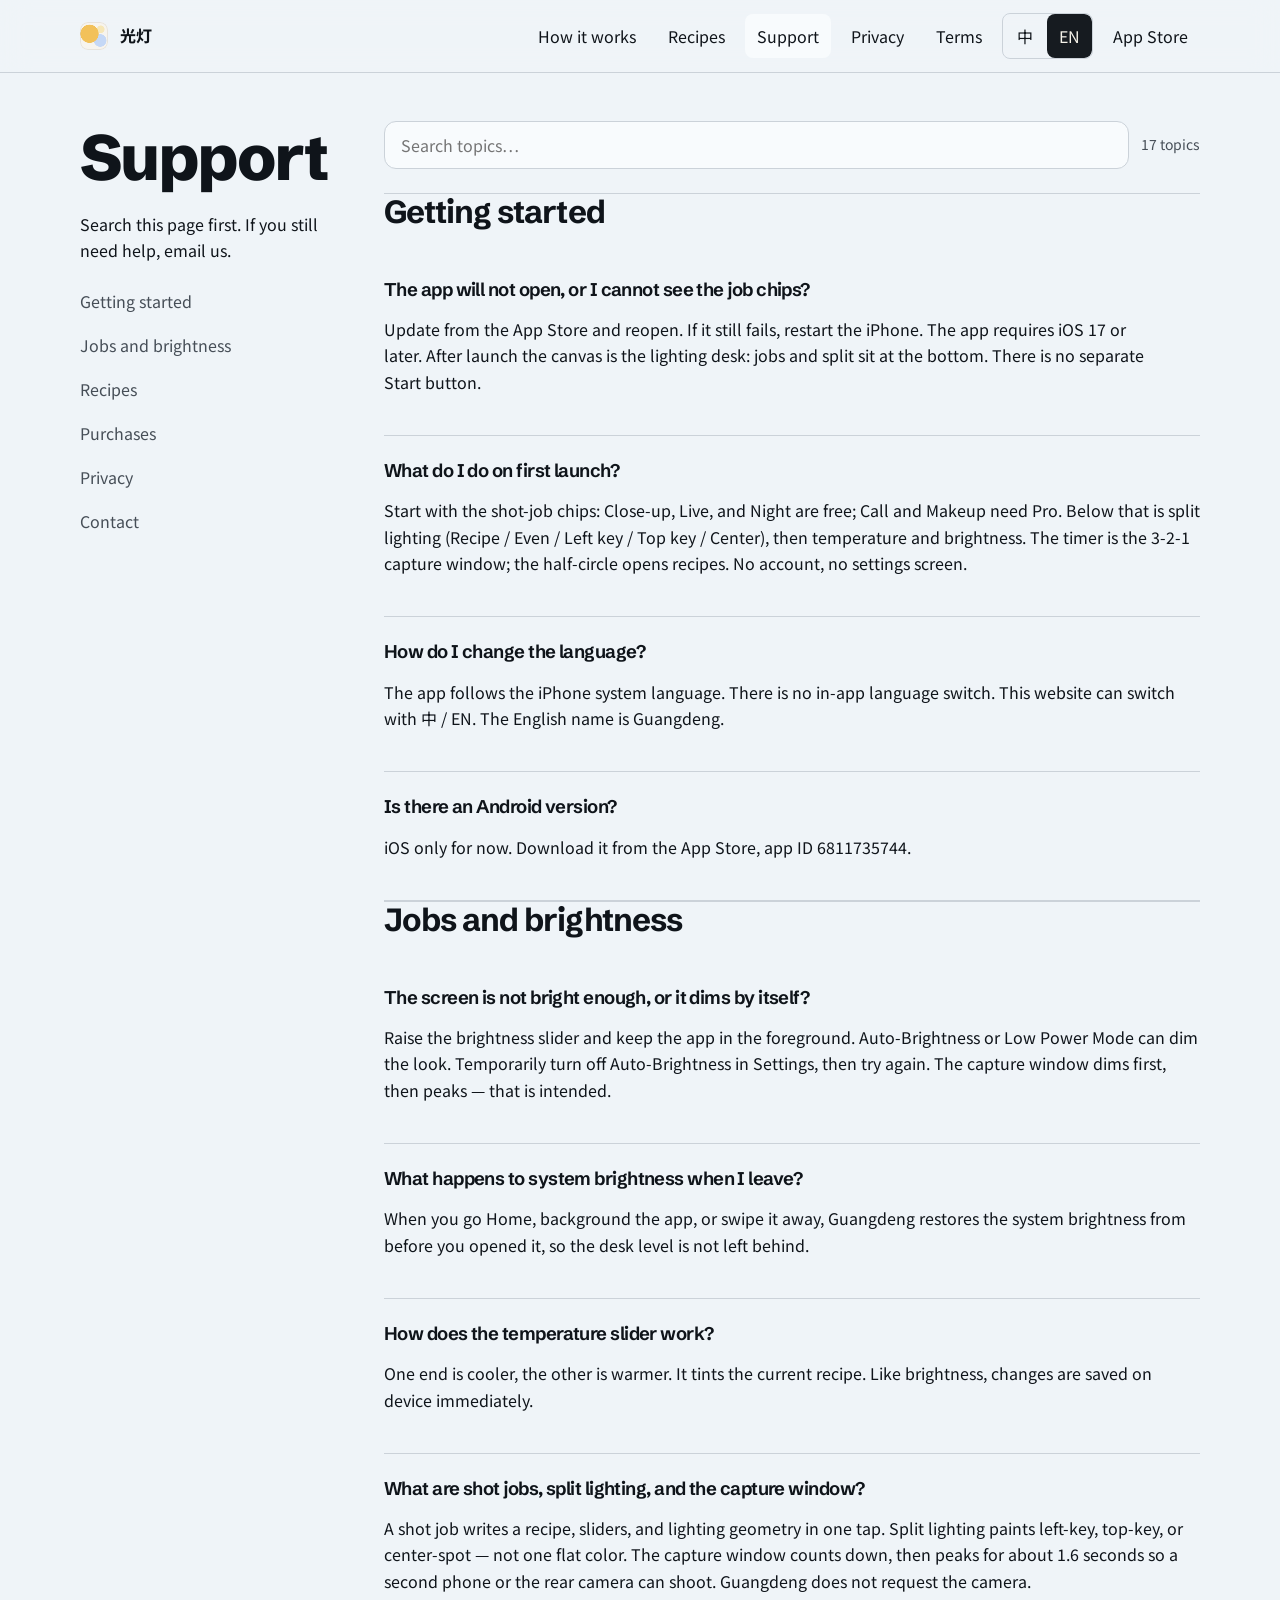
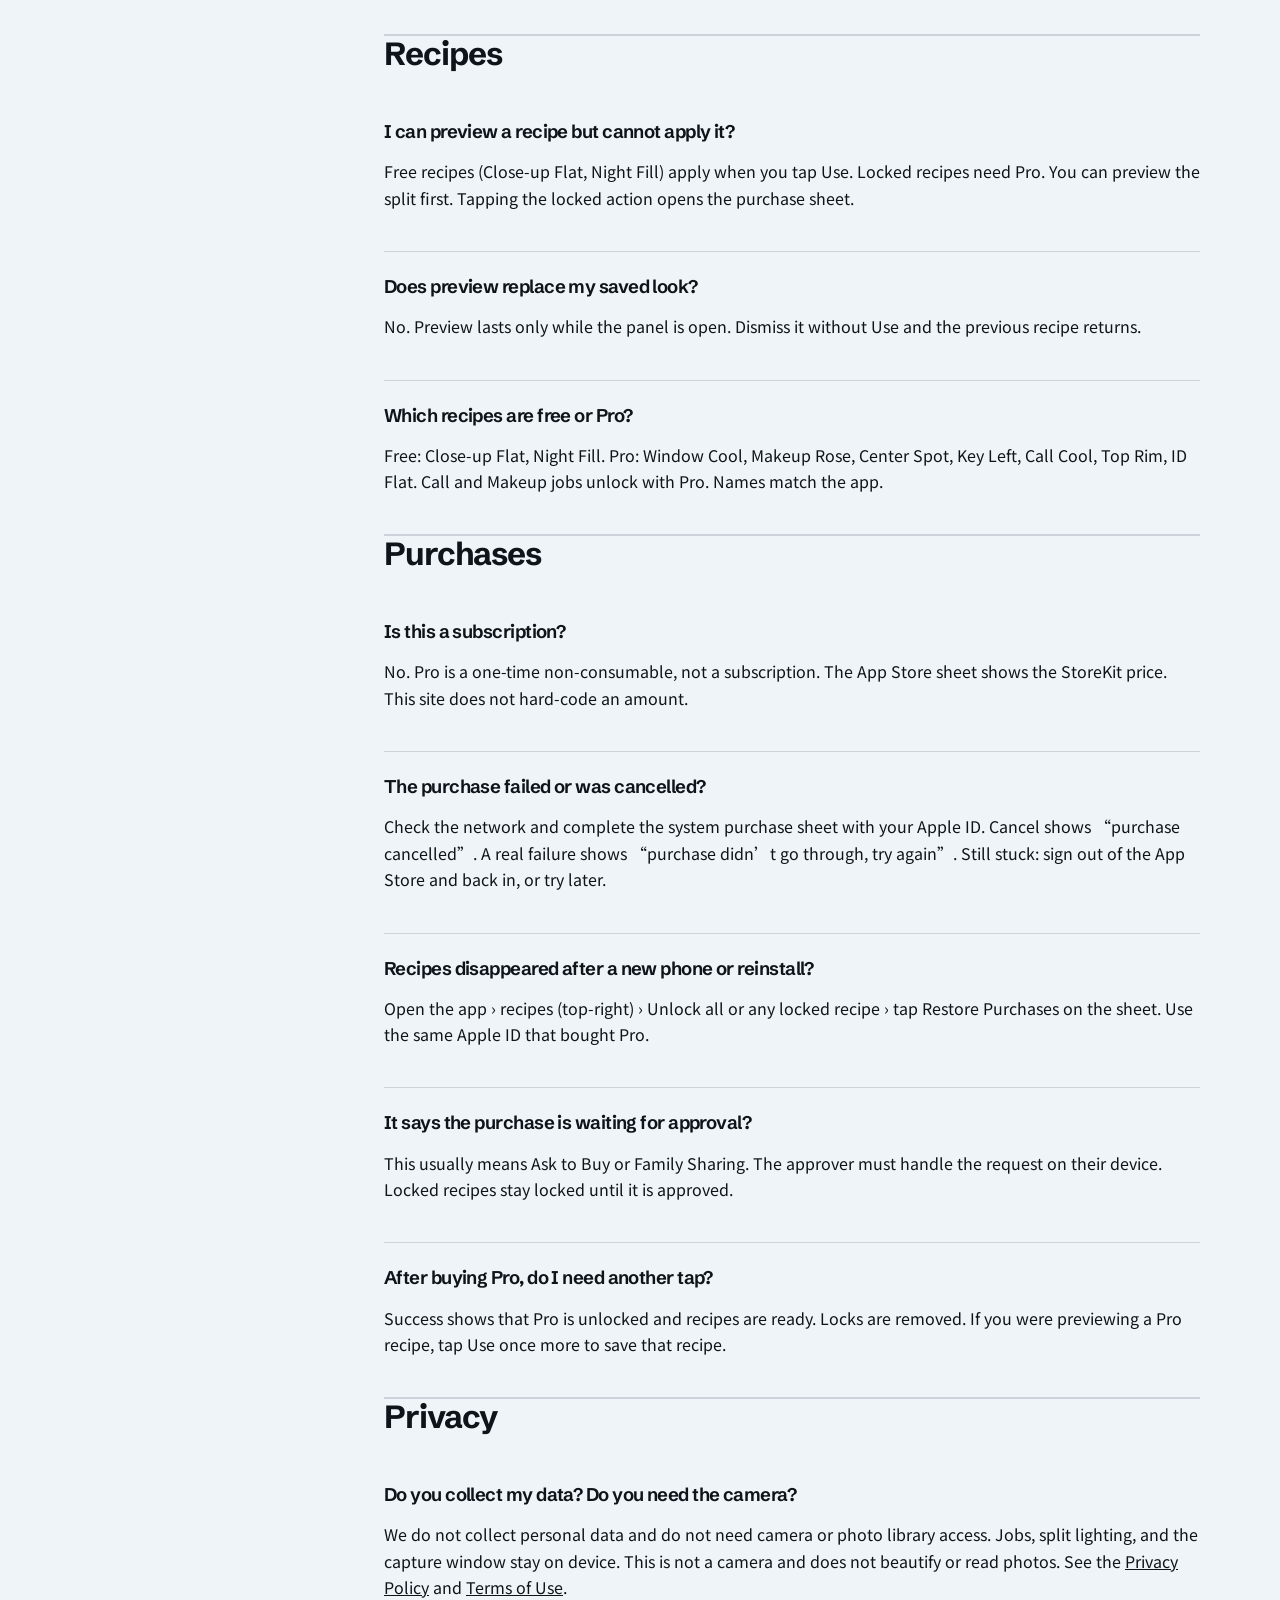
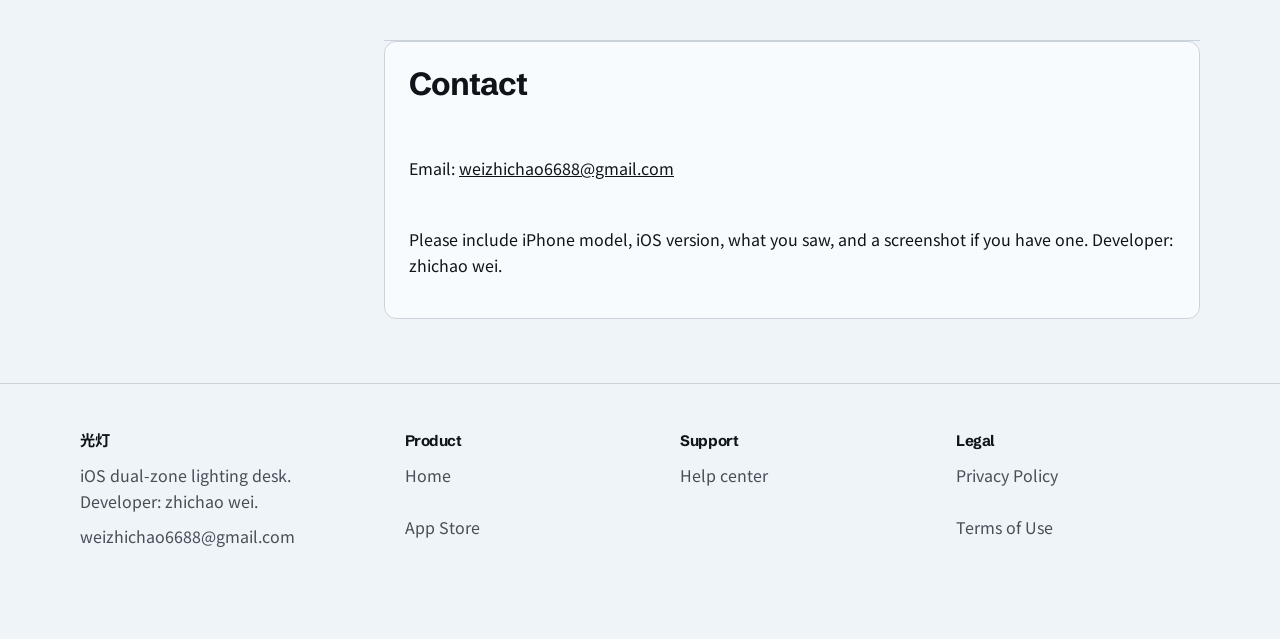
<file: support.html>
<!DOCTYPE html>
<html lang="zh-Hans"
  data-title-zh="光灯技术支持"
  data-title-en="Guangdeng Support"
  data-desc-zh="光灯帮助中心：打不开、亮度、工况与分光、抓拍窗、光位预览、购买与恢复、隐私权限，以及客服邮箱。"
  data-desc-en="Help center for Guangdeng: launch issues, brightness, shot jobs, split lighting, capture window, recipe preview, purchases and restore, privacy, and the support email.">
<head>
  <meta charset="utf-8"/>
  <meta name="viewport" content="width=device-width, initial-scale=1"/>
  <title>光灯技术支持</title>
  <meta name="description" content="光灯帮助中心：打不开、亮度、工况与分光、抓拍窗、光位预览、购买与恢复、隐私权限，以及客服邮箱。"/>
  <meta name="theme-color" content="#eef1f4"/>
  <link rel="canonical" href="https://weizhichao1027-collab.github.io/jiguang-site/support.html"/>
  <link rel="alternate" hreflang="zh-Hans" href="https://weizhichao1027-collab.github.io/jiguang-site/support.html"/>
  <link rel="alternate" hreflang="en" href="https://weizhichao1027-collab.github.io/jiguang-site/support.html?lang=en"/>
  <meta property="og:title" content="光灯技术支持"/>
  <meta property="og:description" content="使用或购买遇到问题，先看常见问答，仍未解决可发邮件。"/>
  <meta property="og:url" content="https://weizhichao1027-collab.github.io/jiguang-site/support.html"/>
  <link rel="icon" href="favicon.svg" type="image/svg+xml"/>
  <link rel="preconnect" href="https://fonts.googleapis.com"/>
  <link rel="preconnect" href="https://fonts.gstatic.com" crossorigin/>
  <link href="https://fonts.googleapis.com/css2?family=Noto+Sans+SC:wght@400;500;600;700&family=Schibsted+Grotesk:wght@500;600;700;800&display=swap" rel="stylesheet"/>
  <style>
    html:not([lang="en"]) [data-lang="en"] { display: none !important; }
    html[lang="en"] [data-lang="zh"] { display: none !important; }
  </style>
  <link rel="stylesheet" href="styles.css?v=20260916b"/>
</head>
<body>
<a class="skip" href="#main"><span data-lang="zh">跳到正文</span><span data-lang="en">Skip to content</span></a>
<header class="site-header">
  <div class="wrap header-inner">
    <a class="brand" href="index.html">
      <span class="brand-mark" aria-hidden="true"></span>
      <span translate="no">光灯</span>
    </a>
    <nav class="nav" data-nav data-open="false" aria-label="Primary">
      <button class="nav-toggle" type="button" data-nav-toggle aria-expanded="false" aria-controls="site-nav">
        <span data-lang="zh">菜单</span><span data-lang="en">Menu</span>
      </button>
      <div class="nav-links" id="site-nav">
        <a href="index.html#how"><span data-lang="zh">怎么用</span><span data-lang="en">How it works</span></a>
        <a href="index.html#themes"><span data-lang="zh">光位</span><span data-lang="en">Recipes</span></a>
        <a href="support.html" aria-current="page"><span data-lang="zh">技术支持</span><span data-lang="en">Support</span></a>
        <a href="privacy.html"><span data-lang="zh">隐私政策</span><span data-lang="en">Privacy</span></a>
        <a href="terms.html"><span data-lang="zh">用户协议</span><span data-lang="en">Terms</span></a>
      </div>
      <div class="lang-switch" role="group" aria-label="Language">
        <button type="button" data-lang-switch="zh-Hans" aria-pressed="true">中</button>
        <button type="button" data-lang-switch="en" aria-pressed="false">EN</button>
      </div>
      <a class="btn header-cta" href="https://apps.apple.com/app/id6811735744">App Store</a>
    </nav>
  </div>
</header>

<main id="main" class="wrap help-layout">
  <aside class="help-side">
    <h1 data-lang="zh">技术支持</h1>
    <h1 data-lang="en">Support</h1>
    <p data-lang="zh">先在本页查找问题。仍未解决就发邮件。</p>
    <p data-lang="en">Search this page first. If you still need help, email us.</p>
    <nav aria-label="Help sections">
      <a href="#start"><span data-lang="zh">开始使用</span><span data-lang="en">Getting started</span></a>
      <a href="#light"><span data-lang="zh">工况与亮度</span><span data-lang="en">Jobs and brightness</span></a>
      <a href="#themes"><span data-lang="zh">光位配方</span><span data-lang="en">Recipes</span></a>
      <a href="#purchase"><span data-lang="zh">购买与恢复</span><span data-lang="en">Purchases</span></a>
      <a href="#privacy"><span data-lang="zh">隐私与权限</span><span data-lang="en">Privacy</span></a>
      <a href="#contact"><span data-lang="zh">联系我们</span><span data-lang="en">Contact</span></a>
    </nav>
  </aside>

  <div>
    <div class="faq-tools">
      <label class="visually-hidden" for="faq-search">
        <span data-lang="zh">搜索问题</span>
        <span data-lang="en">Search topics</span>
      </label>
      <input id="faq-search" type="search" name="q" autocomplete="off" spellcheck="false" data-faq-search placeholder="搜索问题…"/>
      <span class="faq-count" data-faq-count></span>
    </div>

    <section id="start" class="faq">
      <h2 data-lang="zh">开始使用</h2>
      <h2 data-lang="en">Getting started</h2>

      <article data-faq-item data-faq-text="打不开 启动 打开 launch open crash">
        <h3 data-lang="zh">打不开，或打开后看不到工况条？</h3>
        <h3 data-lang="en">The app will not open, or I cannot see the job chips?</h3>
        <p data-lang="zh">请到 App Store 更新到最新版后重开。若仍异常，重启 iPhone 再试。光灯需要 iOS 17 或更高版本。启动后主画布就是工作台：底部是工况和分光，不需要再点「开始」。</p>
        <p data-lang="en">Update from the App Store and reopen. If it still fails, restart the iPhone. The app requires iOS 17 or later. After launch the canvas is the lighting desk: jobs and split sit at the bottom. There is no separate Start button.</p>
      </article>

      <article data-faq-item data-faq-text="怎么用 入口 滑条 工况 分光 右上角 how to use sliders jobs">
        <h3 data-lang="zh">第一次打开，界面怎么用？</h3>
        <h3 data-lang="en">What do I do on first launch?</h3>
        <p data-lang="zh">打开后先看底部工况条：近拍、直播、夜景免费；通话和妆面随 Pro。下面是分光（配方 / 均光 / 左主 / 顶主 / 中心），再下面是色温和亮度。右上角定时器是 3-2-1 抓拍窗，半圆按钮打开光位。没有账号，也没有设置页。</p>
        <p data-lang="en">Start with the shot-job chips: Close-up, Live, and Night are free; Call and Makeup need Pro. Below that is split lighting (Recipe / Even / Left key / Top key / Center), then temperature and brightness. The timer is the 3-2-1 capture window; the half-circle opens recipes. No account, no settings screen.</p>
      </article>

      <article data-faq-item data-faq-text="语言 系统 英文 中文 language">
        <h3 data-lang="zh">如何切换语言？</h3>
        <h3 data-lang="en">How do I change the language?</h3>
        <p data-lang="zh">界面语言跟随 iPhone 系统语言，App 内没有语言开关。本网站可用右上角「中 / EN」切换。英文名是 Guangdeng。</p>
        <p data-lang="en">The app follows the iPhone system language. There is no in-app language switch. This website can switch with 中 / EN. The English name is Guangdeng.</p>
      </article>

      <article data-faq-item data-faq-text="安卓 android 安卓版">
        <h3 data-lang="zh">有安卓版吗？</h3>
        <h3 data-lang="en">Is there an Android version?</h3>
        <p data-lang="zh">目前只有 iOS。请从 App Store 下载，App ID 6811735744。</p>
        <p data-lang="en">iOS only for now. Download it from the App Store, app ID 6811735744.</p>
      </article>
    </section>

    <section id="light" class="faq">
      <h2 data-lang="zh">工况与亮度</h2>
      <h2 data-lang="en">Jobs and brightness</h2>

      <article data-faq-item data-faq-text="不够亮 自动变暗 省电 自动亮度 brightness auto dim">
        <h3 data-lang="zh">屏幕不够亮，或会自动变暗？</h3>
        <h3 data-lang="en">The screen is not bright enough, or it dims by itself?</h3>
        <p data-lang="zh">把亮度滑条拉高，并保持 App 在前台。系统自动亮度或低电量模式可能压低观感，可在「设置 › 辅助功能 / 显示与亮度」里临时关闭自动亮度后再试。抓拍窗会先收亮再给峰值，那是设计，不是故障。</p>
        <p data-lang="en">Raise the brightness slider and keep the app in the foreground. Auto-Brightness or Low Power Mode can dim the look. Temporarily turn off Auto-Brightness in Settings, then try again. The capture window dims first, then peaks — that is intended.</p>
      </article>

      <article data-faq-item data-faq-text="离开 系统亮度 还原 brightness restore leave">
        <h3 data-lang="zh">离开 App 后，系统亮度会怎样？</h3>
        <h3 data-lang="en">What happens to system brightness when I leave?</h3>
        <p data-lang="zh">回到主屏幕、切到后台或划掉 App 时，光灯会把系统亮度恢复为进入前的状态，避免把工作台亮度留在系统里。</p>
        <p data-lang="en">When you go Home, background the app, or swipe it away, Guangdeng restores the system brightness from before you opened it, so the desk level is not left behind.</p>
      </article>

      <article data-faq-item data-faq-text="色温 冷暖 temperature warm cool">
        <h3 data-lang="zh">色温滑条怎么理解？</h3>
        <h3 data-lang="en">How does the temperature slider work?</h3>
        <p data-lang="zh">滑向一侧更冷，另一侧更暖，作用在当前光位的底色上。和亮度一样，调节后会立刻保存在本机。</p>
        <p data-lang="en">One end is cooler, the other is warmer. It tints the current recipe. Like brightness, changes are saved on device immediately.</p>
      </article>

      <article data-faq-item data-faq-text="工况 近拍 直播 抓拍 分光 左主 shot job capture split">
        <h3 data-lang="zh">工况、分光和抓拍窗是做什么的？</h3>
        <h3 data-lang="en">What are shot jobs, split lighting, and the capture window?</h3>
        <p data-lang="zh">工况一键套上配方、色温和分光几何。分光让屏幕按左主右辅、顶光或中心追光铺光，不是整屏同一颜色。抓拍窗先倒计时收亮，再给约 1.6 秒峰值，方便用另一部手机或后置相机拍。光灯自己不申请相机。</p>
        <p data-lang="en">A shot job writes a recipe, sliders, and lighting geometry in one tap. Split lighting paints left-key, top-key, or center-spot — not one flat color. The capture window counts down, then peaks for about 1.6 seconds so a second phone or the rear camera can shoot. Guangdeng does not request the camera.</p>
      </article>
    </section>

    <section id="themes" class="faq">
      <h2 data-lang="zh">光位配方</h2>
      <h2 data-lang="en">Recipes</h2>

      <article data-faq-item data-faq-text="预览 使用 锁定 免费 光位 preview use lock recipe">
        <h3 data-lang="zh">光位只能预览不能用？</h3>
        <h3 data-lang="en">I can preview a recipe but cannot apply it?</h3>
        <p data-lang="zh">免费光位（近拍平光、夜景辅光）点「使用」即可。带锁的光位需解锁 Pro；可先预览分光，点「预览 · 需 Pro」或「使用」会进入购买。</p>
        <p data-lang="en">Free recipes (Close-up Flat, Night Fill) apply when you tap Use. Locked recipes need Pro. You can preview the split first. Tapping the locked action opens the purchase sheet.</p>
      </article>

      <article data-faq-item data-faq-text="点错 不保存 预览 discard preview">
        <h3 data-lang="zh">预览会不会把原来的光改掉？</h3>
        <h3 data-lang="en">Does preview replace my saved look?</h3>
        <p data-lang="zh">不会。预览只在当前面板有效。不点「使用」就关掉面板，会回到原来的光位。</p>
        <p data-lang="en">No. Preview lasts only while the panel is open. Dismiss it without Use and the previous recipe returns.</p>
      </article>

      <article data-faq-item data-faq-text="光位 免费 Pro 名单 list recipe">
        <h3 data-lang="zh">免费和 Pro 光位分别有哪些？</h3>
        <h3 data-lang="en">Which recipes are free or Pro?</h3>
        <p data-lang="zh">免费：近拍平光、夜景辅光。Pro：窗边冷辅、妆面柔粉、中心追光、左主右辅、通话冷白、顶光轮廓、证件平光。通话和妆面工况也随 Pro 解锁。与 App 内名称一致。</p>
        <p data-lang="en">Free: Close-up Flat, Night Fill. Pro: Window Cool, Makeup Rose, Center Spot, Key Left, Call Cool, Top Rim, ID Flat. Call and Makeup jobs unlock with Pro. Names match the app.</p>
      </article>
    </section>

    <section id="purchase" class="faq">
      <h2 data-lang="zh">购买与恢复</h2>
      <h2 data-lang="en">Purchases</h2>

      <article data-faq-item data-faq-text="订阅 买断 价格 subscription one-time">
        <h3 data-lang="zh">会不会要订阅？</h3>
        <h3 data-lang="en">Is this a subscription?</h3>
        <p data-lang="zh">不会。Pro 是一次买断的非消耗型商品，不是订阅。价格以 App Store 购买框的 StoreKit 价格为准，网站不写死金额。</p>
        <p data-lang="en">No. Pro is a one-time non-consumable, not a subscription. The App Store sheet shows the StoreKit price. This site does not hard-code an amount.</p>
      </article>

      <article data-faq-item data-faq-text="购买失败 已取消 再试 purchase failed cancelled">
        <h3 data-lang="zh">购买没成功，或提示失败？</h3>
        <h3 data-lang="en">The purchase failed or was cancelled?</h3>
        <p data-lang="zh">确认网络正常，用你的 Apple ID 完成系统购买框。若你点了取消，App 会提示「已取消」。真正失败会提示「购买没成功，再试一次」。仍不行：退出 App Store 账号后重登，或稍后再试。</p>
        <p data-lang="en">Check the network and complete the system purchase sheet with your Apple ID. Cancel shows “purchase cancelled”. A real failure shows “purchase didn’t go through, try again”. Still stuck: sign out of the App Store and back in, or try later.</p>
      </article>

      <article data-faq-item data-faq-text="恢复购买 换机 重装 restore reinstall">
        <h3 data-lang="zh">换机或重装后光位没了？</h3>
        <h3 data-lang="en">Recipes disappeared after a new phone or reinstall?</h3>
        <p data-lang="zh">打开光灯 › 右上角光位 ›「解锁全部」或任意锁定光位 › 在购买半屏点「恢复购买」。必须使用购买时的同一个 Apple ID。</p>
        <p data-lang="en">Open the app › recipes (top-right) › Unlock all or any locked recipe › tap Restore Purchases on the sheet. Use the same Apple ID that bought Pro.</p>
      </article>

      <article data-faq-item data-faq-text="等待批准 家庭 ask to buy pending">
        <h3 data-lang="zh">提示购买正在等待批准？</h3>
        <h3 data-lang="en">It says the purchase is waiting for approval?</h3>
        <p data-lang="zh">这通常出现在「购买前询问」（Ask to Buy）或家庭共享场景。请让批准人在其设备上处理请求。批准前锁定光位不会解锁。</p>
        <p data-lang="en">This usually means Ask to Buy or Family Sharing. The approver must handle the request on their device. Locked recipes stay locked until it is approved.</p>
      </article>

      <article data-faq-item data-faq-text="已解锁 使用中 grant unlock">
        <h3 data-lang="zh">买完 Pro 还要再点一次吗？</h3>
        <h3 data-lang="en">After buying Pro, do I need another tap?</h3>
        <p data-lang="zh">购买成功后会提示「已解锁，光位可用了」，锁定会解开。若当时在预览某个 Pro 光位，仍需再点「使用」才会保存该光位。</p>
        <p data-lang="en">Success shows that Pro is unlocked and recipes are ready. Locks are removed. If you were previewing a Pro recipe, tap Use once more to save that recipe.</p>
      </article>
    </section>

    <section id="privacy" class="faq">
      <h2 data-lang="zh">隐私与权限</h2>
      <h2 data-lang="en">Privacy</h2>

      <article data-faq-item data-faq-text="收集 相机 相册 数据 privacy camera photos">
        <h3 data-lang="zh">收不收集我的数据？要相机吗？</h3>
        <h3 data-lang="en">Do you collect my data? Do you need the camera?</h3>
        <p data-lang="zh">不收集个人数据，也不需要相机或相册权限。工况、分光与抓拍窗都在设备本地完成。光灯不是相机 App，也不会美颜或读取照片。详见<a href="privacy.html">隐私政策</a>和<a href="terms.html">用户协议</a>。</p>
        <p data-lang="en">We do not collect personal data and do not need camera or photo library access. Jobs, split lighting, and the capture window stay on device. This is not a camera and does not beautify or read photos. See the <a href="privacy.html">Privacy Policy</a> and <a href="terms.html">Terms of Use</a>.</p>
      </article>
    </section>

    <section id="contact" class="contact-card">
      <h2 data-lang="zh">联系我们</h2>
      <h2 data-lang="en">Contact</h2>
      <p data-lang="zh">邮箱：<a href="mailto:weizhichao6688@gmail.com">weizhichao6688@gmail.com</a></p>
      <p data-lang="en">Email: <a href="mailto:weizhichao6688@gmail.com">weizhichao6688@gmail.com</a></p>
      <p data-lang="zh">请附带：iPhone 型号、iOS 版本、问题现象，以及截图（如有）。开发者：zhichao wei。</p>
      <p data-lang="en">Please include iPhone model, iOS version, what you saw, and a screenshot if you have one. Developer: zhichao wei.</p>
    </section>

    <div class="empty" data-faq-empty hidden>
      <p data-lang="zh">没有匹配的问题。换个关键词，或发邮件给 <a href="mailto:weizhichao6688@gmail.com">weizhichao6688@gmail.com</a>。</p>
      <p data-lang="en">No matching topics. Try another phrase, or email <a href="mailto:weizhichao6688@gmail.com">weizhichao6688@gmail.com</a>.</p>
    </div>
  </div>
</main>

<footer class="site-footer">
  <div class="wrap footer-grid">
    <div>
      <h2 translate="no">光灯</h2>
      <p data-lang="zh">iOS 分区分光工作台。开发者：zhichao wei。</p>
      <p data-lang="en">iOS dual-zone lighting desk. Developer: zhichao wei.</p>
      <a href="mailto:weizhichao6688@gmail.com">weizhichao6688@gmail.com</a>
    </div>
    <div>
      <h2 data-lang="zh">产品</h2>
      <h2 data-lang="en">Product</h2>
      <a href="index.html"><span data-lang="zh">营销页</span><span data-lang="en">Home</span></a>
      <a href="https://apps.apple.com/app/id6811735744">App Store</a>
    </div>
    <div>
      <h2 data-lang="zh">支持</h2>
      <h2 data-lang="en">Support</h2>
      <a href="support.html" aria-current="page"><span data-lang="zh">帮助中心</span><span data-lang="en">Help center</span></a>
    </div>
    <div>
      <h2 data-lang="zh">法务</h2>
      <h2 data-lang="en">Legal</h2>
      <a href="privacy.html"><span data-lang="zh">隐私政策</span><span data-lang="en">Privacy Policy</span></a>
      <a href="terms.html"><span data-lang="zh">用户协议</span><span data-lang="en">Terms of Use</span></a>
    </div>
  </div>
</footer>
<script src="site.js?v=20260916b" defer></script>
</body>
</html>
</file>
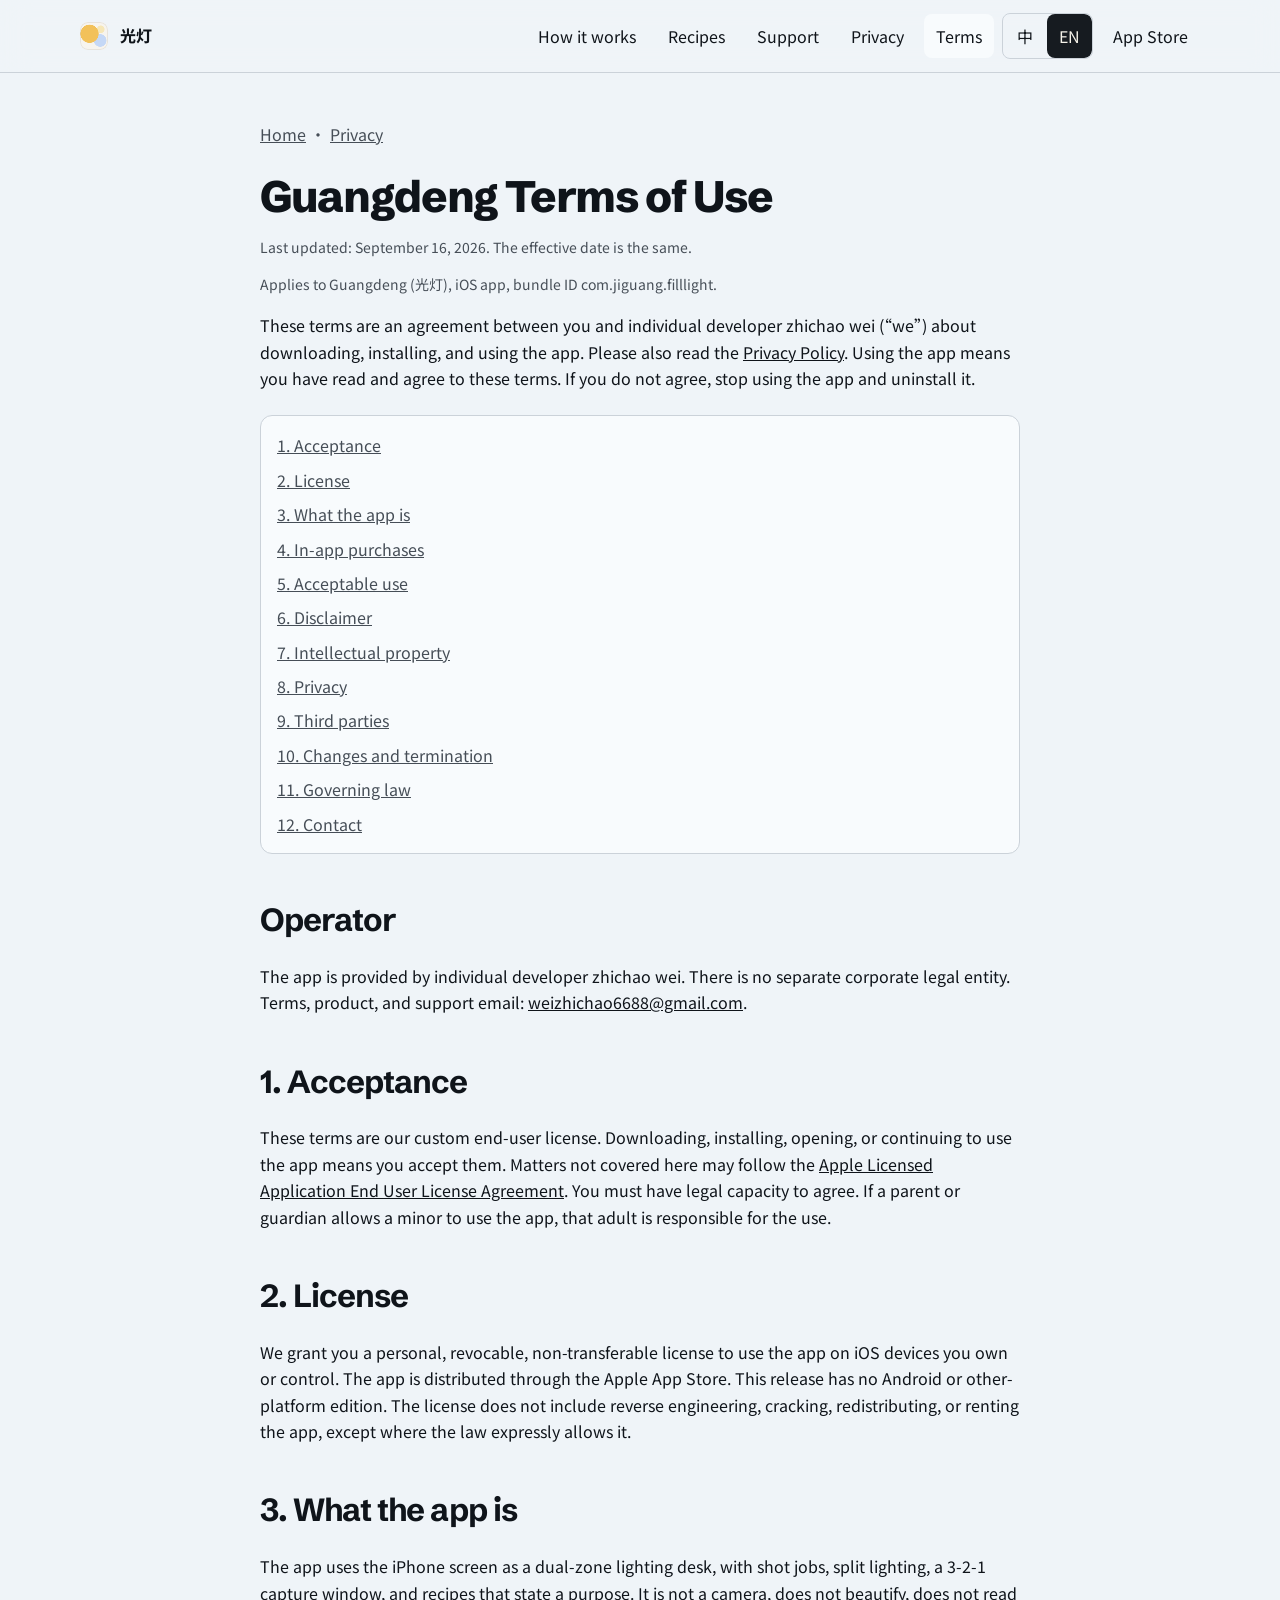
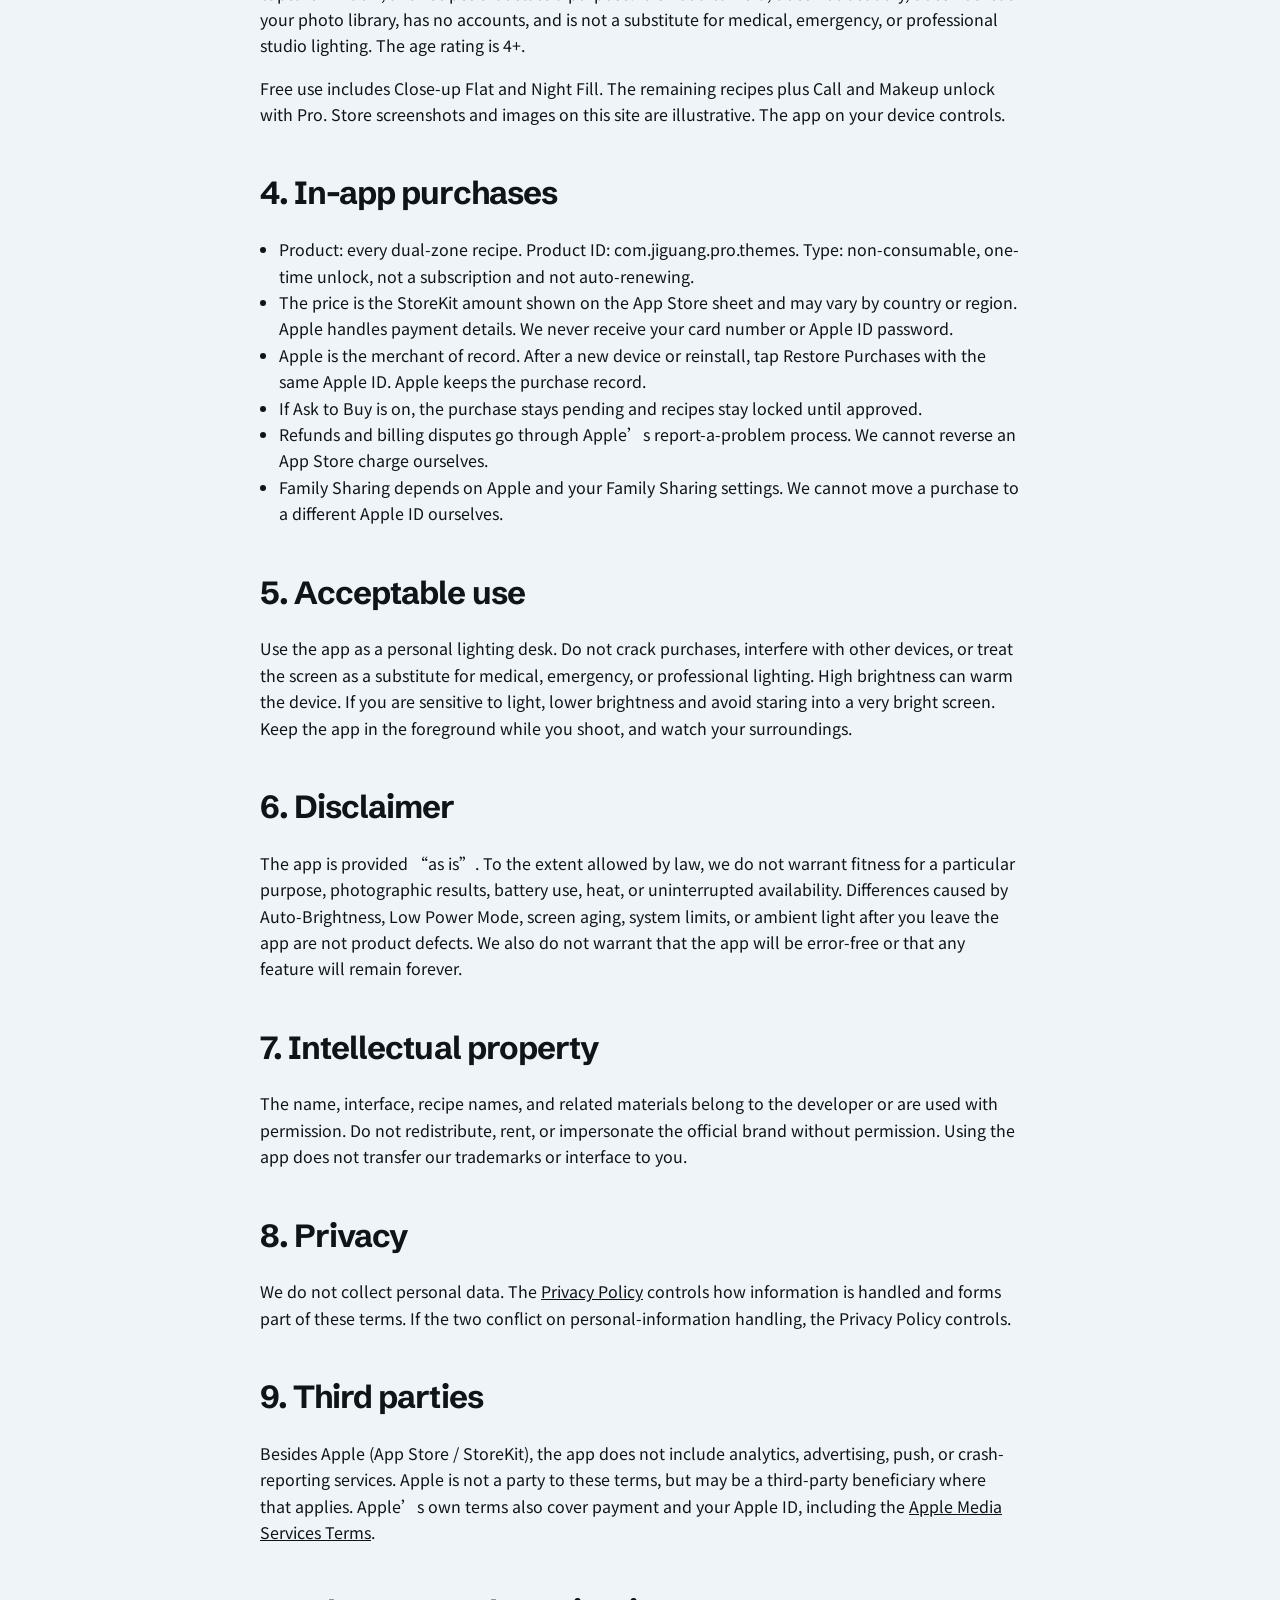
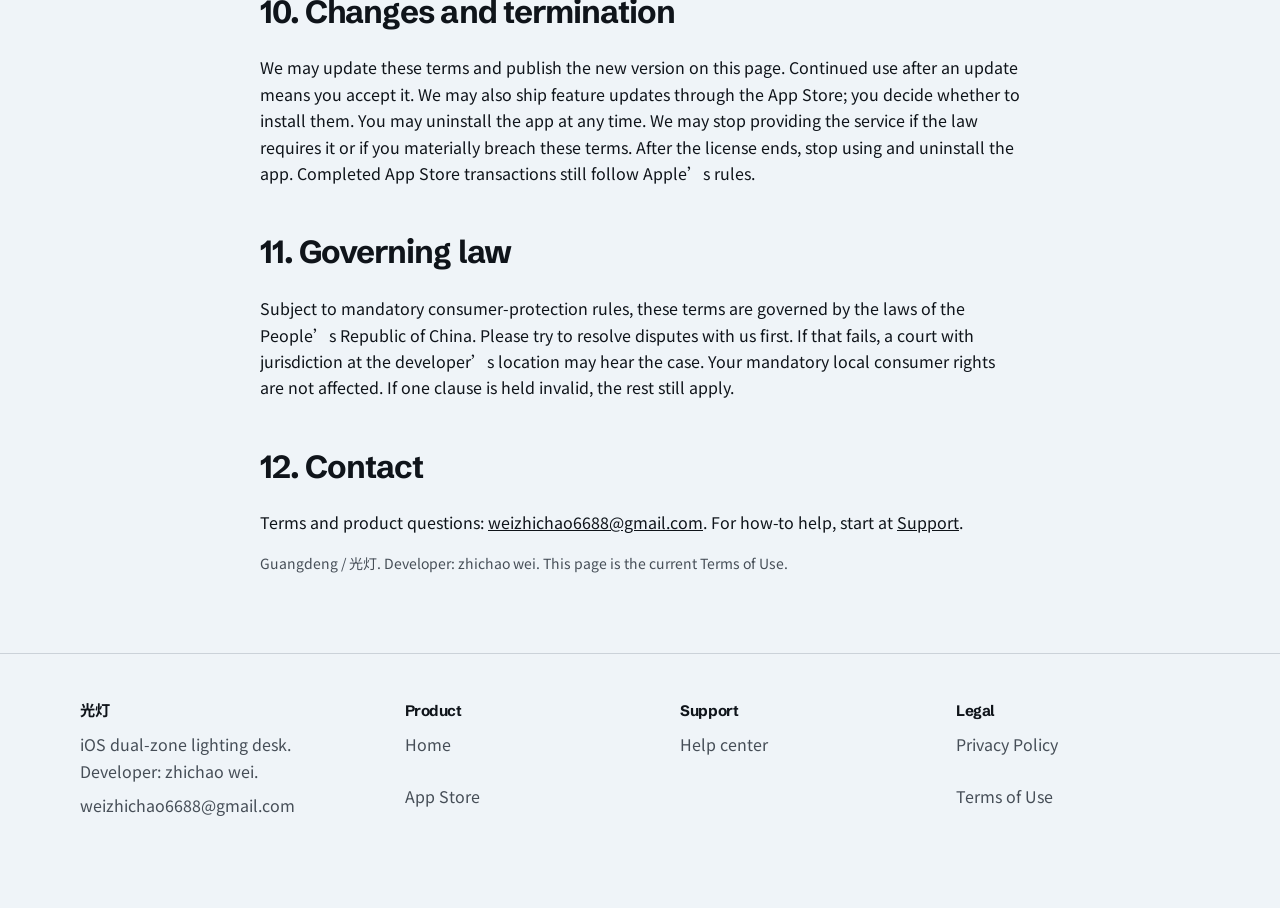
<file: terms.html>
<!DOCTYPE html>
<html lang="zh-Hans"
  data-title-zh="光灯用户协议"
  data-title-en="Guangdeng Terms of Use"
  data-desc-zh="光灯用户协议：许可范围、内购规则、免责声明、隐私与联系方式。"
  data-desc-en="Terms of Use for Guangdeng: license, in-app purchases, disclaimers, privacy, and contact.">
<head>
  <meta charset="utf-8"/>
  <meta name="viewport" content="width=device-width, initial-scale=1"/>
  <title>光灯用户协议</title>
  <meta name="description" content="光灯用户协议：许可范围、内购规则、免责声明、隐私与联系方式。"/>
  <meta name="theme-color" content="#eef1f4"/>
  <link rel="canonical" href="https://weizhichao1027-collab.github.io/jiguang-site/terms.html"/>
  <link rel="alternate" hreflang="zh-Hans" href="https://weizhichao1027-collab.github.io/jiguang-site/terms.html"/>
  <link rel="alternate" hreflang="en" href="https://weizhichao1027-collab.github.io/jiguang-site/terms.html?lang=en"/>
  <meta property="og:title" content="光灯用户协议"/>
  <meta property="og:description" content="使用光灯前请阅读本用户协议。"/>
  <meta property="og:url" content="https://weizhichao1027-collab.github.io/jiguang-site/terms.html"/>
  <meta property="og:image" content="https://weizhichao1027-collab.github.io/jiguang-site/favicon.svg"/>
  <link rel="icon" href="favicon.svg" type="image/svg+xml"/>
  <link rel="preconnect" href="https://fonts.googleapis.com"/>
  <link rel="preconnect" href="https://fonts.gstatic.com" crossorigin/>
  <link href="https://fonts.googleapis.com/css2?family=Noto+Sans+SC:wght@400;500;600;700&family=Schibsted+Grotesk:wght@500;600;700;800&display=swap" rel="stylesheet"/>
  <style>
    html:not([lang="en"]) [data-lang="en"] { display: none !important; }
    html[lang="en"] [data-lang="zh"] { display: none !important; }
  </style>
  <link rel="stylesheet" href="styles.css?v=20260916b"/>
</head>
<body>
<a class="skip" href="#main"><span data-lang="zh">跳到正文</span><span data-lang="en">Skip to content</span></a>
<header class="site-header">
  <div class="wrap header-inner">
    <a class="brand" href="index.html">
      <span class="brand-mark" aria-hidden="true"></span>
      <span translate="no">光灯</span>
    </a>
    <nav class="nav" data-nav data-open="false" aria-label="Primary">
      <button class="nav-toggle" type="button" data-nav-toggle aria-expanded="false" aria-controls="site-nav">
        <span data-lang="zh">菜单</span><span data-lang="en">Menu</span>
      </button>
      <div class="nav-links" id="site-nav">
        <a href="index.html#how"><span data-lang="zh">怎么用</span><span data-lang="en">How it works</span></a>
        <a href="index.html#themes"><span data-lang="zh">光位</span><span data-lang="en">Recipes</span></a>
        <a href="support.html"><span data-lang="zh">技术支持</span><span data-lang="en">Support</span></a>
        <a href="privacy.html"><span data-lang="zh">隐私政策</span><span data-lang="en">Privacy</span></a>
        <a href="terms.html" aria-current="page"><span data-lang="zh">用户协议</span><span data-lang="en">Terms</span></a>
      </div>
      <div class="lang-switch" role="group" aria-label="Language">
        <button type="button" data-lang-switch="zh-Hans" aria-pressed="true">中</button>
        <button type="button" data-lang-switch="en" aria-pressed="false">EN</button>
      </div>
      <a class="btn header-cta" href="https://apps.apple.com/app/id6811735744">App Store</a>
    </nav>
  </div>
</header>

<main id="main" class="wrap legal">
  <nav>
    <a href="index.html"><span data-lang="zh">光灯</span><span data-lang="en">Home</span></a>
    ·
    <a href="privacy.html"><span data-lang="zh">隐私政策</span><span data-lang="en">Privacy</span></a>
  </nav>

  <h1 data-lang="zh">光灯用户协议</h1>
  <h1 data-lang="en">Guangdeng Terms of Use</h1>
  <p class="meta" data-lang="zh">最后更新：2026年9月16日。生效日期与更新日期相同。</p>
  <p class="meta" data-lang="en">Last updated: September 16, 2026. The effective date is the same.</p>
  <p class="meta" data-lang="zh">适用产品：光灯（英文名 Guangdeng），iOS App，Bundle ID <span translate="no">com.jiguang.filllight</span>。</p>
  <p class="meta" data-lang="en">Applies to Guangdeng (光灯), iOS app, bundle ID <span translate="no">com.jiguang.filllight</span>.</p>

  <p data-lang="zh">本协议是你与个人开发者 zhichao wei（「我们」）之间关于下载、安装和使用本 App 的约定。请同时阅读<a href="privacy.html">隐私政策</a>。使用本 App，即表示你已阅读并同意本协议；若你不同意，请立即停止使用并卸载。</p>
  <p data-lang="en">These terms are an agreement between you and individual developer zhichao wei (“we”) about downloading, installing, and using the app. Please also read the <a href="privacy.html">Privacy Policy</a>. Using the app means you have read and agree to these terms. If you do not agree, stop using the app and uninstall it.</p>

  <div class="toc" aria-label="Contents">
    <a href="#accept" data-lang="zh">1. 接受协议</a>
    <a href="#accept" data-lang="en">1. Acceptance</a>
    <a href="#license" data-lang="zh">2. 许可</a>
    <a href="#license" data-lang="en">2. License</a>
    <a href="#scope" data-lang="zh">3. 产品范围</a>
    <a href="#scope" data-lang="en">3. What the app is</a>
    <a href="#iap" data-lang="zh">4. 内购</a>
    <a href="#iap" data-lang="en">4. In-app purchases</a>
    <a href="#use" data-lang="zh">5. 可接受使用</a>
    <a href="#use" data-lang="en">5. Acceptable use</a>
    <a href="#disclaimer" data-lang="zh">6. 免责声明</a>
    <a href="#disclaimer" data-lang="en">6. Disclaimer</a>
    <a href="#ip" data-lang="zh">7. 知识产权</a>
    <a href="#ip" data-lang="en">7. Intellectual property</a>
    <a href="#privacy" data-lang="zh">8. 隐私</a>
    <a href="#privacy" data-lang="en">8. Privacy</a>
    <a href="#third" data-lang="zh">9. 第三方</a>
    <a href="#third" data-lang="en">9. Third parties</a>
    <a href="#changes" data-lang="zh">10. 变更与终止</a>
    <a href="#changes" data-lang="en">10. Changes and termination</a>
    <a href="#law" data-lang="zh">11. 适用法律</a>
    <a href="#law" data-lang="en">11. Governing law</a>
    <a href="#contact" data-lang="zh">12. 联系</a>
    <a href="#contact" data-lang="en">12. Contact</a>
  </div>

  <h2 id="operator"><span data-lang="zh">运营者</span><span data-lang="en">Operator</span></h2>
  <p data-lang="zh">本 App 由个人开发者 zhichao wei 提供。我们未设立独立的公司法人实体。协议、产品与支持联络邮箱：<a href="mailto:weizhichao6688@gmail.com">weizhichao6688@gmail.com</a>。</p>
  <p data-lang="en">The app is provided by individual developer zhichao wei. There is no separate corporate legal entity. Terms, product, and support email: <a href="mailto:weizhichao6688@gmail.com">weizhichao6688@gmail.com</a>.</p>

  <h2 id="accept"><span data-lang="zh">1. 接受协议</span><span data-lang="en">1. Acceptance</span></h2>
  <p data-lang="zh">本协议是我们向你提供的自定义最终用户许可协议。你通过 App Store 下载、安装、打开或继续使用光灯，即接受本协议。本协议未约定的事项，可适用 <a href="https://www.apple.com/legal/internet-services/itunes/dev/stdeula/">Apple 标准许可协议</a>。你必须具备签订本协议的民事行为能力；若由监护人同意未成年人使用，监护人应对该使用负责。</p>
  <p data-lang="en">These terms are our custom end-user license. Downloading, installing, opening, or continuing to use the app means you accept them. Matters not covered here may follow the <a href="https://www.apple.com/legal/internet-services/itunes/dev/stdeula/">Apple Licensed Application End User License Agreement</a>. You must have legal capacity to agree. If a parent or guardian allows a minor to use the app, that adult is responsible for the use.</p>

  <h2 id="license"><span data-lang="zh">2. 许可</span><span data-lang="en">2. License</span></h2>
  <p data-lang="zh">我们授予你一项个人的、可撤销的、不可转让的许可，仅供你在自己拥有或控制的 iOS 设备上使用光灯。本 App 通过 Apple App Store 分发，本期不提供安卓版或其他平台。许可不包括反向工程、破解、再分发或出租本 App 的权利，法律明确允许的除外。</p>
  <p data-lang="en">We grant you a personal, revocable, non-transferable license to use the app on iOS devices you own or control. The app is distributed through the Apple App Store. This release has no Android or other-platform edition. The license does not include reverse engineering, cracking, redistributing, or renting the app, except where the law expressly allows it.</p>

  <h2 id="scope"><span data-lang="zh">3. 产品范围</span><span data-lang="en">3. What the app is</span></h2>
  <p data-lang="zh">光灯把 iPhone 屏幕当作分区分光工作台，提供拍摄工况、分光几何、3-2-1 抓拍窗，以及带用途说明的光位。它不是相机，不做美颜，不读取相册，不提供账号系统，也不是医疗器械、急救设备或专业影棚灯具的替代品。年龄分级为 4+。</p>
  <p data-lang="en">The app uses the iPhone screen as a dual-zone lighting desk, with shot jobs, split lighting, a 3-2-1 capture window, and recipes that state a purpose. It is not a camera, does not beautify, does not read your photo library, has no accounts, and is not a substitute for medical, emergency, or professional studio lighting. The age rating is 4+.</p>
  <p data-lang="zh">免费包含近拍平光、夜景辅光。其余光位以及通话 / 妆面工况通过 Pro 解锁。商店截图与本网站图片仅作示意，实际界面以你设备上的 App 为准。</p>
  <p data-lang="en">Free use includes Close-up Flat and Night Fill. The remaining recipes plus Call and Makeup unlock with Pro. Store screenshots and images on this site are illustrative. The app on your device controls.</p>

  <h2 id="iap"><span data-lang="zh">4. 内购</span><span data-lang="en">4. In-app purchases</span></h2>
  <ul>
    <li data-lang="zh">商品名称：全部分区光位。商品 ID：<span translate="no">com.jiguang.pro.themes</span>。类型：非消耗型，一次买断，不是订阅，也没有自动续费。</li>
    <li data-lang="en">Product: every dual-zone recipe. Product ID: <span translate="no">com.jiguang.pro.themes</span>. Type: non-consumable, one-time unlock, not a subscription and not auto-renewing.</li>
    <li data-lang="zh">价格以 App Store 购买框显示的 StoreKit 价格为准，可能因国家或地区而异。付款信息由 Apple 处理，我们收不到银行卡或 Apple ID 密码。</li>
    <li data-lang="en">The price is the StoreKit amount shown on the App Store sheet and may vary by country or region. Apple handles payment details. We never receive your card number or Apple ID password.</li>
    <li data-lang="zh">Apple 是内购的销售方（Merchant of Record）。换机或重装后，使用购买时的同一个 Apple ID 点「恢复购买」。购买记录由 Apple 保存。</li>
    <li data-lang="en">Apple is the merchant of record. After a new device or reinstall, tap Restore Purchases with the same Apple ID. Apple keeps the purchase record.</li>
    <li data-lang="zh">若开启「购买前询问」，购买会处于等待批准，批准前不会解锁锁定光位。</li>
    <li data-lang="en">If Ask to Buy is on, the purchase stays pending and recipes stay locked until approved.</li>
    <li data-lang="zh">退款、扣款争议请通过 Apple 的「报告购买问题」流程处理。我们无法直接撤销 App Store 交易。</li>
    <li data-lang="en">Refunds and billing disputes go through Apple’s report-a-problem process. We cannot reverse an App Store charge ourselves.</li>
    <li data-lang="zh">家人共享是否可用，取决于 Apple 与你的家庭设置。我们无法把一次购买单独转移到另一个 Apple ID。</li>
    <li data-lang="en">Family Sharing depends on Apple and your Family Sharing settings. We cannot move a purchase to a different Apple ID ourselves.</li>
  </ul>

  <h2 id="use"><span data-lang="zh">5. 可接受使用</span><span data-lang="en">5. Acceptable use</span></h2>
  <p data-lang="zh">请将本 App 用于个人拍摄或直播打光。不要破解内购、干扰他人设备，或将屏幕光当作医疗、急救或专业照明的替代。长时间高亮度可能让屏幕发热；对光敏感的人请降低亮度并避免直视过亮屏幕。使用中请保持 App 在前台，并注意周围环境与交通安全。</p>
  <p data-lang="en">Use the app as a personal lighting desk. Do not crack purchases, interfere with other devices, or treat the screen as a substitute for medical, emergency, or professional lighting. High brightness can warm the device. If you are sensitive to light, lower brightness and avoid staring into a very bright screen. Keep the app in the foreground while you shoot, and watch your surroundings.</p>

  <h2 id="disclaimer"><span data-lang="zh">6. 免责声明</span><span data-lang="en">6. Disclaimer</span></h2>
  <p data-lang="zh">本 App 按「现状」提供。在适用法律允许的范围内，我们不对特定用途适用性、拍摄效果、设备耗电、发热或连续可用作保证。因系统自动亮度、低电量模式、屏幕老化、系统限制，或你离开 App 后的环境光变化导致的观感差异，不属于产品缺陷。我们也不保证本 App 永不中断、永无错误，或某一功能会永久保留。</p>
  <p data-lang="en">The app is provided “as is”. To the extent allowed by law, we do not warrant fitness for a particular purpose, photographic results, battery use, heat, or uninterrupted availability. Differences caused by Auto-Brightness, Low Power Mode, screen aging, system limits, or ambient light after you leave the app are not product defects. We also do not warrant that the app will be error-free or that any feature will remain forever.</p>

  <h2 id="ip"><span data-lang="zh">7. 知识产权</span><span data-lang="en">7. Intellectual property</span></h2>
  <p data-lang="zh">光灯的名称、界面、光位名称与相关材料的权利归开发者所有，或已获得合法授权。未经许可，不得将本 App 用于再分发、出租或官方品牌冒用。你对本 App 的使用不构成对我们商标或界面的转让。</p>
  <p data-lang="en">The name, interface, recipe names, and related materials belong to the developer or are used with permission. Do not redistribute, rent, or impersonate the official brand without permission. Using the app does not transfer our trademarks or interface to you.</p>

  <h2 id="privacy"><span data-lang="zh">8. 隐私</span><span data-lang="en">8. Privacy</span></h2>
  <p data-lang="zh">我们不收集个人数据。处理规则以<a href="privacy.html">隐私政策</a>为准。该政策构成本协议的一部分；两者冲突时，就个人信息处理事项以隐私政策为准。</p>
  <p data-lang="en">We do not collect personal data. The <a href="privacy.html">Privacy Policy</a> controls how information is handled and forms part of these terms. If the two conflict on personal-information handling, the Privacy Policy controls.</p>

  <h2 id="third"><span data-lang="zh">9. 第三方</span><span data-lang="en">9. Third parties</span></h2>
  <p data-lang="zh">除 Apple（App Store / StoreKit）外，本 App 不接入分析、广告、推送或崩溃上报服务。Apple 不是本协议的一方，但在适用范围内可作为本协议的第三方受益人。Apple 对你的付款与账号另有自己的条款，例如 <a href="https://www.apple.com/legal/internet-services/itunes/">Apple 媒体服务条款</a>。</p>
  <p data-lang="en">Besides Apple (App Store / StoreKit), the app does not include analytics, advertising, push, or crash-reporting services. Apple is not a party to these terms, but may be a third-party beneficiary where that applies. Apple’s own terms also cover payment and your Apple ID, including the <a href="https://www.apple.com/legal/internet-services/itunes/">Apple Media Services Terms</a>.</p>

  <h2 id="changes"><span data-lang="zh">10. 变更与终止</span><span data-lang="en">10. Changes and termination</span></h2>
  <p data-lang="zh">我们可能更新本协议，并在本页公布新版本。若你在更新后继续使用，视为接受更新。我们也可能通过 App Store 发布功能更新；你可自行决定是否安装。你可随时卸载 App 以停止使用。我们也可在法律要求或你严重违反本协议时停止向你提供服务。许可终止后，你应停止使用并卸载本 App。已完成的 App Store 交易仍按 Apple 规则处理。</p>
  <p data-lang="en">We may update these terms and publish the new version on this page. Continued use after an update means you accept it. We may also ship feature updates through the App Store; you decide whether to install them. You may uninstall the app at any time. We may stop providing the service if the law requires it or if you materially breach these terms. After the license ends, stop using and uninstall the app. Completed App Store transactions still follow Apple’s rules.</p>

  <h2 id="law"><span data-lang="zh">11. 适用法律</span><span data-lang="en">11. Governing law</span></h2>
  <p data-lang="zh">在不与强制适用的消费者保护法冲突的前提下，本协议适用中华人民共和国法律。因本协议产生的争议，双方应先友好协商；协商不成的，可向开发者所在地有管辖权的法院提起诉讼。强制适用的当地消费者权利不受影响。若某一条款被认定无效，其余条款仍然有效。</p>
  <p data-lang="en">Subject to mandatory consumer-protection rules, these terms are governed by the laws of the People’s Republic of China. Please try to resolve disputes with us first. If that fails, a court with jurisdiction at the developer’s location may hear the case. Your mandatory local consumer rights are not affected. If one clause is held invalid, the rest still apply.</p>

  <h2 id="contact"><span data-lang="zh">12. 联系</span><span data-lang="en">12. Contact</span></h2>
  <p data-lang="zh">协议与产品问题：<a href="mailto:weizhichao6688@gmail.com">weizhichao6688@gmail.com</a>。使用问题也可先看<a href="support.html">技术支持</a>。</p>
  <p data-lang="en">Terms and product questions: <a href="mailto:weizhichao6688@gmail.com">weizhichao6688@gmail.com</a>. For how-to help, start at <a href="support.html">Support</a>.</p>
  <p class="meta" data-lang="zh">光灯 / Guangdeng。开发者：zhichao wei。本页为现行有效的用户协议。</p>
  <p class="meta" data-lang="en">Guangdeng / 光灯. Developer: zhichao wei. This page is the current Terms of Use.</p>
</main>

<footer class="site-footer">
  <div class="wrap footer-grid">
    <div>
      <h2 translate="no">光灯</h2>
      <p data-lang="zh">iOS 分区分光工作台。开发者：zhichao wei。</p>
      <p data-lang="en">iOS dual-zone lighting desk. Developer: zhichao wei.</p>
      <a href="mailto:weizhichao6688@gmail.com">weizhichao6688@gmail.com</a>
    </div>
    <div>
      <h2 data-lang="zh">产品</h2>
      <h2 data-lang="en">Product</h2>
      <a href="index.html"><span data-lang="zh">营销页</span><span data-lang="en">Home</span></a>
      <a href="https://apps.apple.com/app/id6811735744">App Store</a>
    </div>
    <div>
      <h2 data-lang="zh">支持</h2>
      <h2 data-lang="en">Support</h2>
      <a href="support.html"><span data-lang="zh">帮助中心</span><span data-lang="en">Help center</span></a>
    </div>
    <div>
      <h2 data-lang="zh">法务</h2>
      <h2 data-lang="en">Legal</h2>
      <a href="privacy.html"><span data-lang="zh">隐私政策</span><span data-lang="en">Privacy Policy</span></a>
      <a href="terms.html" aria-current="page"><span data-lang="zh">用户协议</span><span data-lang="en">Terms of Use</span></a>
    </div>
  </div>
</footer>
<script src="site.js?v=20260916b" defer></script>
</body>
</html>
</file>
<file: styles.css>
:root {
  --canvas: oklch(96.4% 0.008 250);
  --surface: oklch(98.6% 0.004 250);
  --ink: oklch(19% 0.014 250);
  --muted: oklch(42% 0.018 250);
  --line: oklch(86% 0.012 250);
  --accent: oklch(58% 0.118 58);
  --accent-ink: oklch(98% 0.01 90);
  --cta: oklch(22% 0.012 250);
  --cta-ink: oklch(96% 0.012 90);
  --slab: oklch(86% 0.07 70);
  --focus: oklch(52% 0.13 58);
  --danger: oklch(48% 0.14 25);
  --font-display: "Schibsted Grotesk", "Noto Sans SC", "PingFang SC", sans-serif;
  --font-body: "Noto Sans SC", "PingFang SC", "Hiragino Sans GB", sans-serif;
  --space-1: 4px;
  --space-2: 8px;
  --space-3: 12px;
  --space-4: 16px;
  --space-5: 24px;
  --space-6: 32px;
  --space-7: 48px;
  --space-8: 64px;
  --space-9: 96px;
  --radius: 12px;
  --radius-sm: 8px;
  --measure: 68ch;
  --wrap: 1120px;
  --ease-out: cubic-bezier(0.23, 1, 0.32, 1);
  --header-h: 72px;
  --safe-x: max(20px, env(safe-area-inset-left));
  --safe-r: max(20px, env(safe-area-inset-right));
}

html {
  box-sizing: border-box;
  color-scheme: light;
  background: var(--canvas);
  scroll-behavior: smooth;
}

*,
*::before,
*::after {
  box-sizing: inherit;
}

body {
  margin: 0;
  min-height: 100dvh;
  font-family: var(--font-body);
  font-size: 1rem;
  line-height: 1.65;
  color: var(--ink);
  background: var(--canvas);
  text-rendering: optimizeLegibility;
}

img {
  max-width: 100%;
  height: auto;
  display: block;
}

a {
  color: inherit;
}

h1,
h2,
h3 {
  font-family: var(--font-display);
  line-height: 1.15;
  text-wrap: balance;
  letter-spacing: -0.03em;
}

h1 {
  font-size: clamp(2.25rem, 6vw, 4rem);
  font-weight: 800;
  margin: 0;
}

h2 {
  font-size: clamp(1.5rem, 3vw, 2rem);
  font-weight: 700;
  margin: 0 0 var(--space-5);
}

h3 {
  font-size: 1.15rem;
  font-weight: 650;
  margin: 0 0 var(--space-2);
}

p {
  text-wrap: pretty;
}

p,
li {
  color: var(--ink);
}

.skip {
  position: absolute;
  left: var(--space-4);
  top: -80px;
  z-index: 20;
  padding: var(--space-3) var(--space-4);
  background: var(--cta);
  color: var(--cta-ink);
  text-decoration: none;
  border-radius: var(--radius-sm);
}

.skip:focus {
  top: var(--space-4);
}

.wrap {
  width: min(var(--wrap), calc(100% - var(--safe-x) - var(--safe-r)));
  margin-inline: auto;
}

.site-header {
  position: sticky;
  top: 0;
  z-index: 10;
  background: color-mix(in oklab, var(--canvas) 88%, transparent);
  border-bottom: 1px solid var(--line);
  padding-top: env(safe-area-inset-top);
  backdrop-filter: blur(14px);
}

.header-inner {
  display: flex;
  align-items: center;
  justify-content: space-between;
  gap: var(--space-4);
  min-height: var(--header-h);
}

.brand {
  display: inline-flex;
  align-items: center;
  gap: var(--space-3);
  text-decoration: none;
  min-height: 44px;
  font-family: var(--font-display);
  font-weight: 750;
  letter-spacing: -0.03em;
}

.brand-mark {
  width: 28px;
  height: 28px;
  border-radius: 8px;
  background:
    radial-gradient(circle at 34% 42%, #f2c15a 0 36%, transparent 38%),
    radial-gradient(circle at 72% 66%, #c5d8f6 0 22%, transparent 24%),
    radial-gradient(circle at 74% 26%, #f6e7b8 0 12%, transparent 14%),
    #f7f4ee;
  box-shadow: inset 0 0 0 1px rgba(40, 32, 20, 0.08);
}

.nav {
  position: relative;
  display: flex;
  align-items: center;
  gap: var(--space-2);
}

.nav-links {
  display: flex;
  align-items: center;
  gap: var(--space-2);
}

.nav a,
.lang-switch button,
.nav-toggle {
  display: inline-flex;
  align-items: center;
  justify-content: center;
  min-height: 44px;
  min-width: 44px;
  padding: 0 var(--space-3);
  text-decoration: none;
  color: var(--ink);
  background: transparent;
  border: 0;
  border-radius: var(--radius-sm);
  font: inherit;
  cursor: pointer;
}

.nav a[aria-current="page"] {
  background: var(--surface);
}

.lang-switch {
  display: inline-flex;
  border: 1px solid var(--line);
  border-radius: var(--radius-sm);
  overflow: hidden;
}

.lang-switch button[aria-pressed="true"] {
  background: var(--cta);
  color: var(--cta-ink);
}

.nav-toggle {
  display: none;
}

.btn {
  display: inline-flex;
  align-items: center;
  justify-content: center;
  min-height: 48px;
  padding: 0 var(--space-5);
  border-radius: var(--radius);
  text-decoration: none;
  font-weight: 650;
  background: var(--cta);
  color: var(--cta-ink);
  touch-action: manipulation;
}

.btn:hover {
  background: color-mix(in oklab, var(--cta) 88%, white);
}

.btn:active {
  transform: scale(0.98);
}

.btn-accent {
  background: var(--accent);
  color: var(--accent-ink);
}

.btn-accent:hover {
  background: color-mix(in oklab, var(--accent) 88%, black);
}

.btn-text {
  background: transparent;
  color: var(--ink);
  text-decoration: underline;
  text-underline-offset: 4px;
}

.hero {
  display: grid;
  grid-template-columns: minmax(0, 1.1fr) minmax(0, 0.9fr);
  gap: var(--space-8);
  align-items: center;
  padding: var(--space-8) 0 var(--space-7);
}

.hero-copy p {
  max-width: 36ch;
  font-size: 1.125rem;
  color: var(--muted);
}

.hero-actions {
  display: flex;
  flex-wrap: wrap;
  gap: var(--space-3);
  margin-top: var(--space-5);
}

.hero-slab {
  position: relative;
  justify-self: end;
  width: min(360px, 100%);
}

.hero-slab::before {
  content: "";
  position: absolute;
  inset: 12% -18% auto;
  height: 70%;
  background: var(--slab);
  opacity: 0.45;
  filter: blur(48px);
  z-index: 0;
}

.phone {
  position: relative;
  z-index: 1;
  border-radius: 28px;
  overflow: hidden;
  background: var(--surface);
  border: 1px solid var(--line);
}

.phone img,
.desk-mock {
  width: 100%;
  aspect-ratio: 1290 / 2796;
  object-fit: cover;
}

.desk-mock {
  position: relative;
  display: flex;
  flex-direction: column;
  justify-content: flex-end;
  min-height: 0;
  background: linear-gradient(90deg, #ffd1a3 0 48%, #d6e4ff 48% 100%);
}

.desk-mock.desk-spot {
  background: radial-gradient(circle at 50% 38%, #fff8e8 0 28%, #1b2230 62%);
}

.desk-mock.desk-capture {
  background: linear-gradient(180deg, #fff6ea, #ffe4c4);
}

.desk-mock.desk-recipe {
  background: #eef1f4;
}

.desk-chrome,
.desk-count,
.desk-card {
  margin: 12px;
  padding: 10px 12px;
  border-radius: 12px;
  background: color-mix(in oklab, #0f141c 62%, transparent);
  color: #f6f3ee;
  font-size: 0.78rem;
  line-height: 1.35;
}

.desk-chip-row {
  display: flex;
  flex-wrap: wrap;
  gap: 6px;
}

.desk-chip {
  padding: 4px 8px;
  border-radius: 999px;
  background: color-mix(in oklab, #fff 18%, transparent);
}

.desk-chip.on {
  background: #fff3d6;
  color: #2a2114;
}

.desk-count {
  align-self: center;
  font-family: var(--font-display);
  font-size: 2.4rem;
  font-weight: 800;
  letter-spacing: -0.04em;
}

.desk-card strong {
  display: block;
  margin-bottom: 4px;
}

.section {
  padding: var(--space-8) 0;
}

.section-head {
  max-width: 40ch;
  margin-bottom: var(--space-6);
}

.section-head p {
  color: var(--muted);
  margin: var(--space-3) 0 0;
}

.steps {
  display: grid;
  gap: 0;
  border-top: 1px solid var(--line);
}

.step {
  display: grid;
  grid-template-columns: minmax(8rem, 16rem) minmax(0, 1fr);
  gap: var(--space-5);
  padding: var(--space-5) 0;
  border-bottom: 1px solid var(--line);
}

.step strong {
  font-family: var(--font-display);
  font-size: 1.25rem;
}

.step p {
  margin: 0;
  color: var(--muted);
}

.theme-rail {
  display: grid;
  grid-template-columns: repeat(3, minmax(0, 1fr));
  gap: var(--space-3);
}

.theme-chip {
  min-width: 0;
  padding: var(--space-4);
  border-radius: var(--radius);
  background: var(--surface);
  border: 1px solid var(--line);
}

.swatch {
  height: 56px;
  border-radius: var(--radius-sm);
  margin-bottom: var(--space-3);
}

.theme-chip h3 {
  font-size: 1rem;
}

.theme-chip p {
  margin: 0;
  color: var(--muted);
  font-size: 0.875rem;
}

.shots {
  display: grid;
  grid-template-columns: 1.15fr 0.85fr;
  grid-template-rows: auto auto;
  gap: var(--space-4);
}

.shot {
  margin: 0;
  min-width: 0;
  background: var(--surface);
  border: 1px solid var(--line);
  border-radius: 16px;
  overflow: hidden;
}

.shot:first-child {
  grid-row: 1 / span 2;
}

.shot img {
  width: 100%;
  aspect-ratio: 1290 / 2796;
  object-fit: cover;
}

.shot figcaption {
  padding: var(--space-3) var(--space-4) var(--space-4);
  color: var(--muted);
  font-size: 0.875rem;
}

.pro-band {
  display: grid;
  grid-template-columns: 1.2fr 0.8fr;
  gap: var(--space-6);
  padding: var(--space-6);
  background: var(--cta);
  color: var(--cta-ink);
  border-radius: 16px;
}

.pro-band p,
.pro-band li {
  color: color-mix(in oklab, var(--cta-ink) 82%, var(--cta));
}

.pro-band ul {
  margin: var(--space-4) 0 0;
  padding-left: 1.1rem;
}

.site-footer {
  border-top: 1px solid var(--line);
  padding: var(--space-7) 0 calc(var(--space-8) + env(safe-area-inset-bottom));
}

.footer-grid {
  display: grid;
  grid-template-columns: 1.2fr repeat(3, minmax(0, 1fr));
  gap: var(--space-6);
}

.footer-grid h2 {
  font-size: 0.95rem;
  margin-bottom: var(--space-3);
}

.footer-grid a,
.footer-grid p {
  display: block;
  color: var(--muted);
  text-decoration: none;
  margin: 0 0 var(--space-2);
  min-height: 44px;
}

.footer-grid a:hover {
  color: var(--ink);
}

.legal {
  max-width: 760px;
  margin: 0 auto;
  padding: var(--space-7) 0 calc(var(--space-8) + env(safe-area-inset-bottom));
}

.legal nav {
  margin-bottom: var(--space-5);
  color: var(--muted);
}

.legal .meta {
  color: var(--muted);
  font-size: 0.875rem;
}

.legal h1 {
  font-size: clamp(2rem, 5vw, 2.75rem);
  margin-bottom: var(--space-3);
}

.legal h2 {
  scroll-margin-top: calc(var(--header-h) + var(--space-4));
  margin-top: var(--space-7);
}

.legal ul,
.legal ol {
  padding-left: 1.2rem;
}

.legal {
  overflow-x: auto;
}

.legal table {
  width: 100%;
  border-collapse: collapse;
  font-variant-numeric: tabular-nums;
  font-size: 0.95rem;
}

.legal th,
.legal td {
  text-align: start;
  vertical-align: top;
  padding: var(--space-3);
  border: 1px solid var(--line);
}

.legal th {
  background: var(--surface);
}

.toc {
  display: grid;
  gap: var(--space-2);
  margin: var(--space-5) 0;
  padding: var(--space-4);
  background: var(--surface);
  border: 1px solid var(--line);
  border-radius: var(--radius);
}

.toc a {
  color: var(--muted);
}

.help-layout {
  display: grid;
  grid-template-columns: 16rem minmax(0, 1fr);
  gap: var(--space-7);
  padding: var(--space-7) 0 calc(var(--space-8) + env(safe-area-inset-bottom));
}

.help-side {
  position: sticky;
  top: calc(var(--header-h) + var(--space-4));
  align-self: start;
}

.help-side a {
  display: flex;
  align-items: center;
  min-height: 44px;
  color: var(--muted);
  text-decoration: none;
}

.help-side a:hover,
.help-side a[aria-current="true"] {
  color: var(--ink);
}

.faq-tools {
  display: flex;
  flex-wrap: wrap;
  gap: var(--space-3);
  align-items: center;
  margin-bottom: var(--space-5);
}

.faq-tools input {
  flex: 1 1 16rem;
  min-height: 48px;
  padding: 0 var(--space-4);
  border: 1px solid var(--line);
  border-radius: var(--radius);
  background: var(--surface);
  color: var(--ink);
  font: inherit;
}

.faq-count {
  color: var(--muted);
  font-size: 0.875rem;
}

.faq {
  border-top: 1px solid var(--line);
}

.faq article {
  padding: var(--space-5) 0;
  border-bottom: 1px solid var(--line);
}

.faq h3 {
  font-size: 1.15rem;
}

.visually-hidden {
  position: absolute;
  width: 1px;
  height: 1px;
  padding: 0;
  margin: -1px;
  overflow: hidden;
  clip: rect(0, 0, 0, 0);
  white-space: nowrap;
  border: 0;
}

.empty {
  padding: var(--space-6);
  background: var(--surface);
  border: 1px solid var(--line);
  border-radius: var(--radius);
}

.empty a {
  color: var(--ink);
}

.contact-card {
  display: grid;
  gap: var(--space-3);
  padding: var(--space-5);
  background: var(--surface);
  border: 1px solid var(--line);
  border-radius: var(--radius);
}

.error-page {
  min-height: calc(100dvh - var(--header-h));
  display: grid;
  place-items: center;
  padding: var(--space-8) 0;
  text-align: start;
}

.error-page p {
  max-width: 36ch;
  color: var(--muted);
}

html:not([lang="en"]) [data-lang="en"] {
  display: none !important;
}

html[lang="en"] [data-lang="zh"] {
  display: none !important;
}

:focus-visible {
  outline: 2px solid var(--focus);
  outline-offset: 3px;
}

@media (max-width: 900px) {
  .hero,
  .shots,
  .pro-band,
  .footer-grid,
  .help-layout,
  .step {
    grid-template-columns: 1fr;
  }

  .hero-slab {
    justify-self: start;
    width: min(280px, 70%);
  }

  .shot:first-child {
    grid-row: auto;
  }

  .help-side {
    position: static;
  }

  .btn.header-cta {
    display: none;
  }

  .nav-toggle {
    display: inline-flex;
  }

  .nav-links {
    display: none;
    position: absolute;
    inset: calc(var(--header-h) + env(safe-area-inset-top)) var(--safe-r) auto var(--safe-x);
    flex-direction: column;
    padding: var(--space-3);
    background: var(--surface);
    border: 1px solid var(--line);
    border-radius: var(--radius);
  }

  .nav[data-open="true"] .nav-links {
    display: flex;
  }

  .theme-rail {
    grid-template-columns: repeat(2, minmax(0, 1fr));
  }
}

@media (max-width: 560px) {
  .theme-rail {
    grid-template-columns: 1fr;
  }

  .hero {
    padding-top: var(--space-6);
  }
}

@media (prefers-reduced-motion: reduce) {
  html {
    scroll-behavior: auto;
  }

  *,
  *::before,
  *::after {
    animation-duration: 0.01ms !important;
    animation-iteration-count: 1 !important;
    transition-duration: 0.01ms !important;
  }
}
</file>
